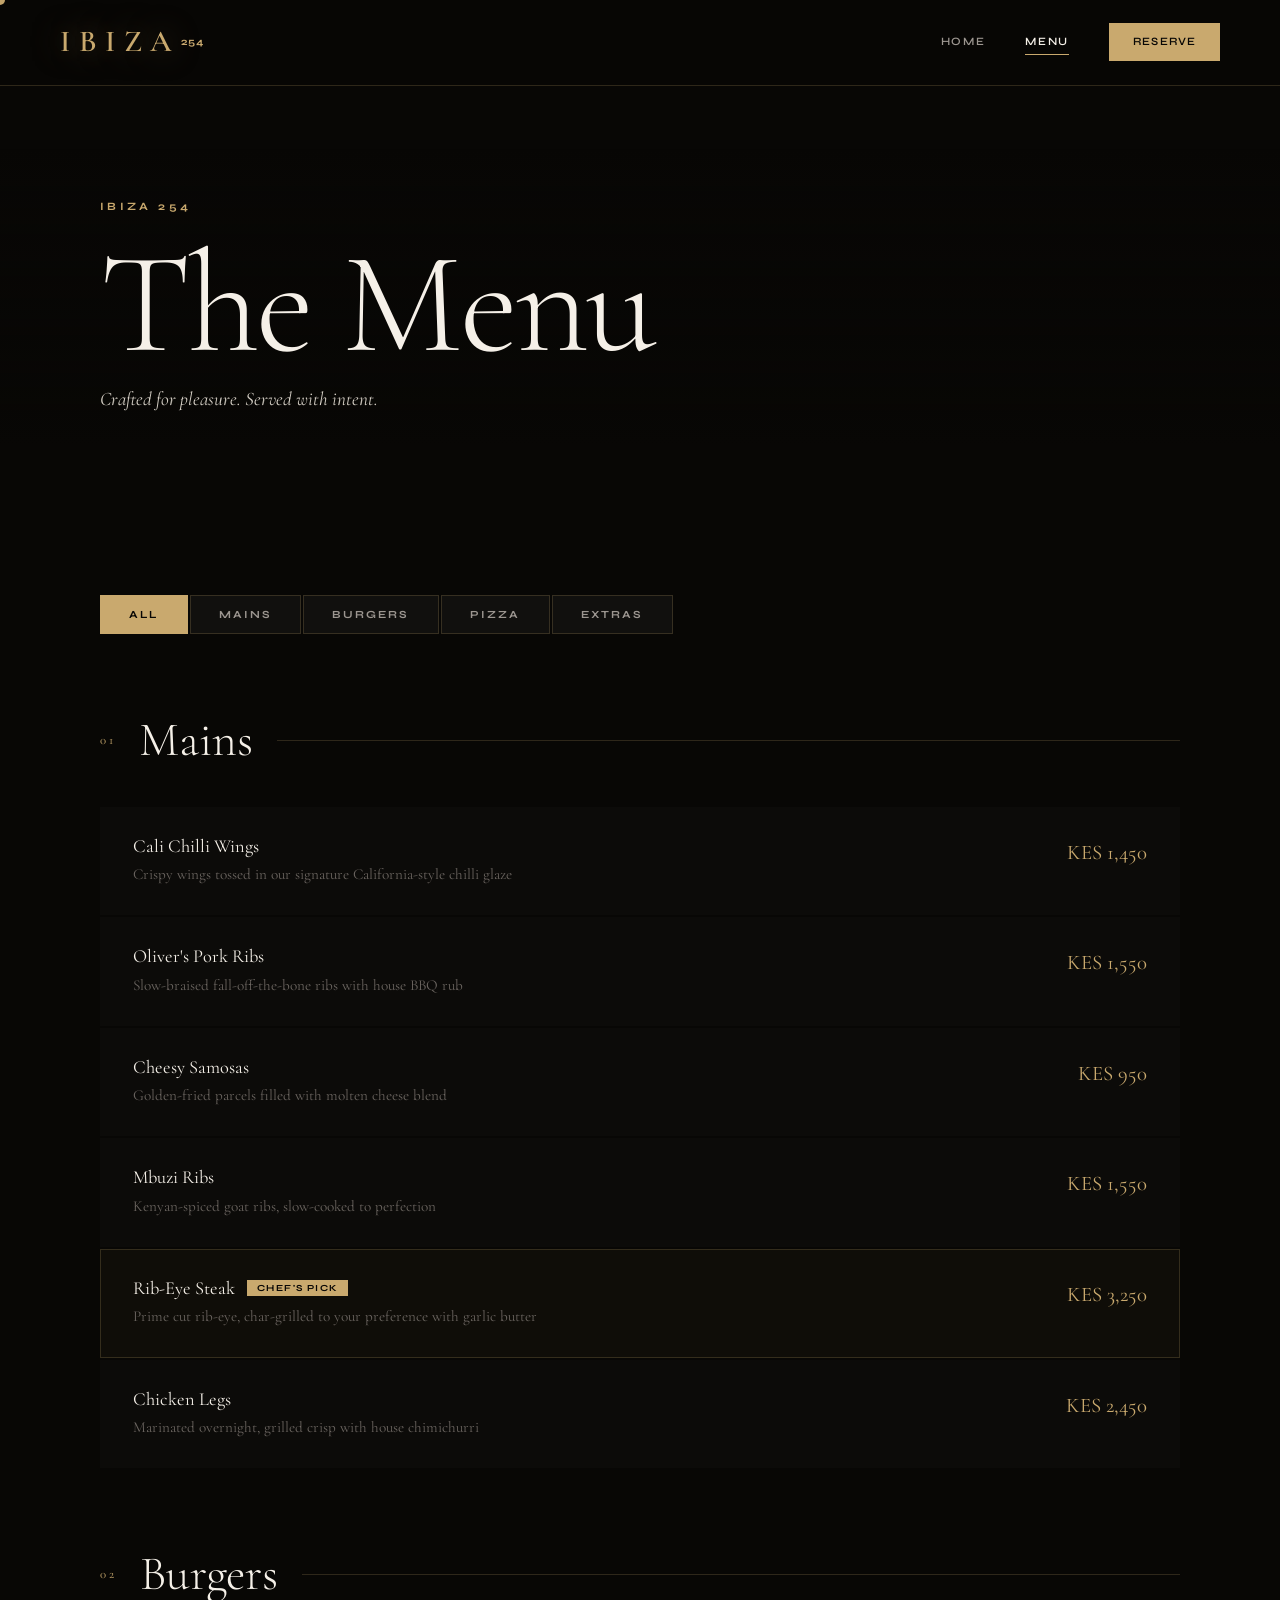
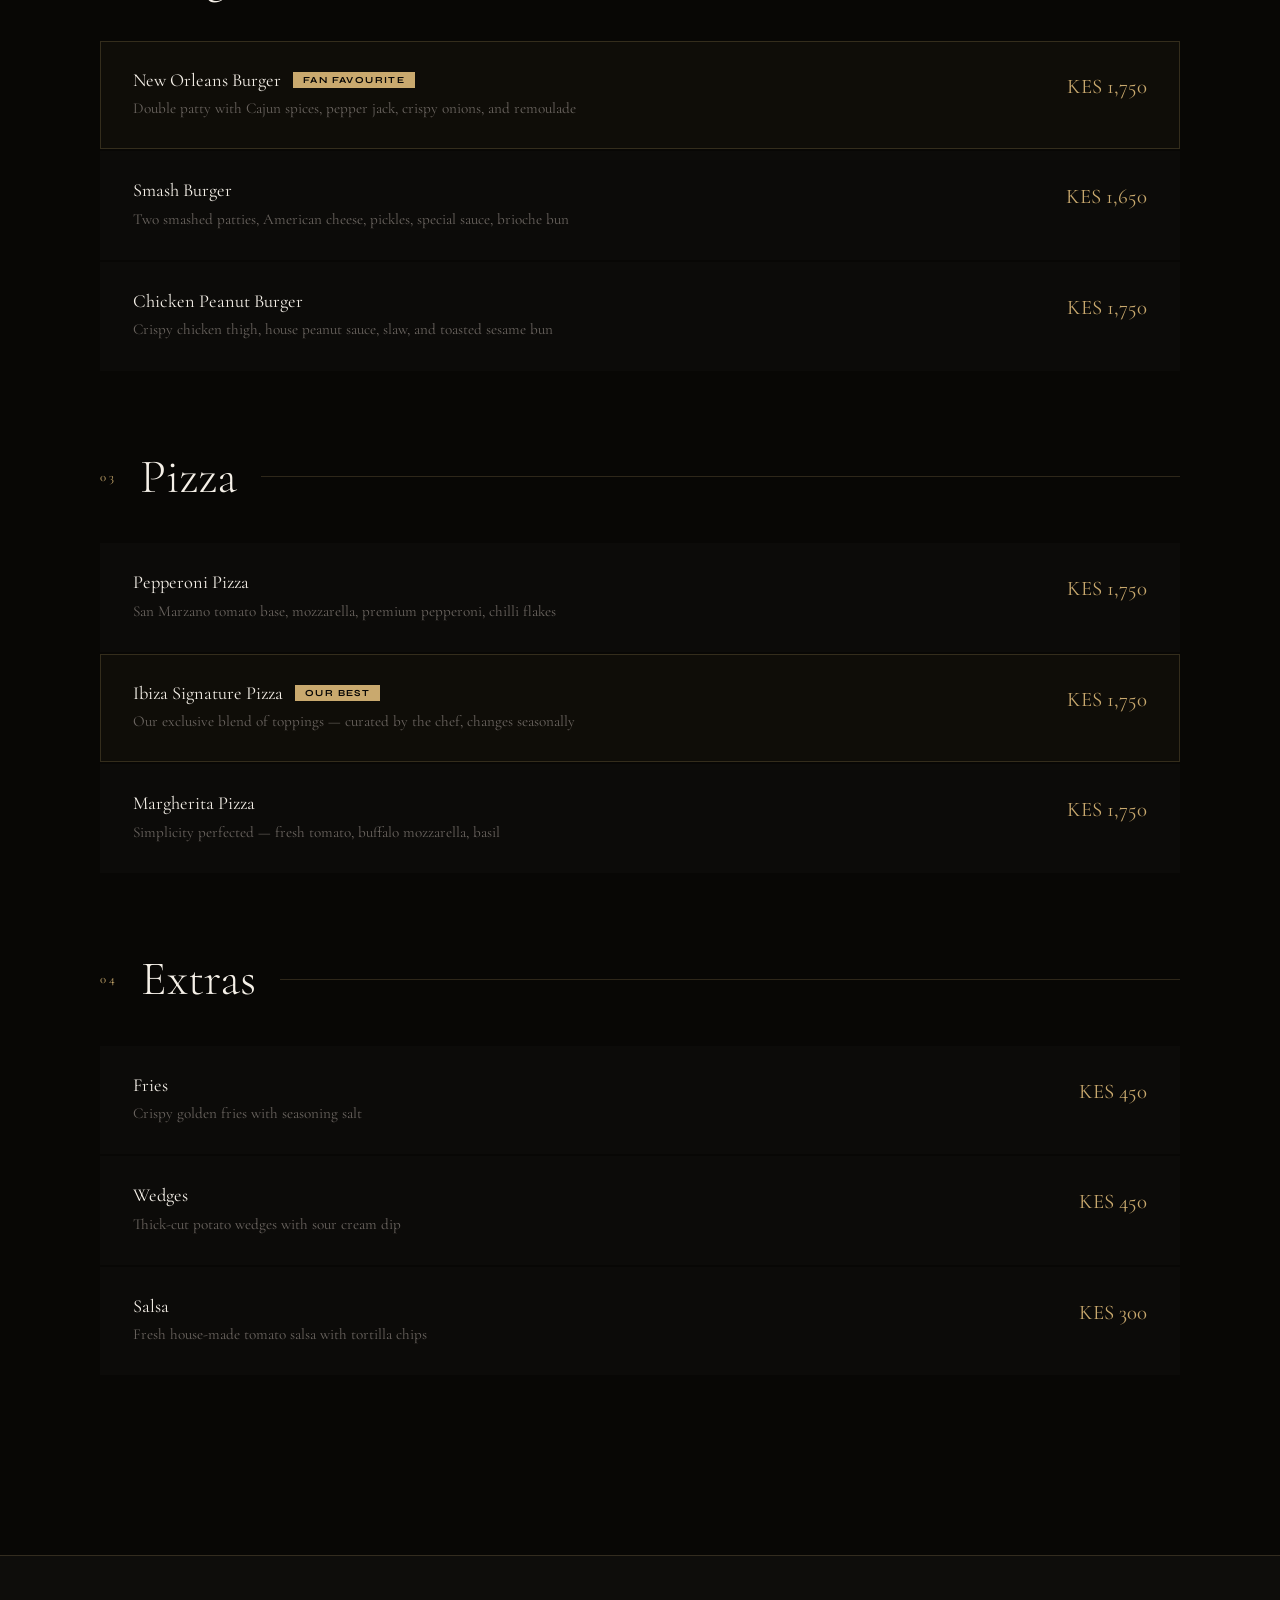
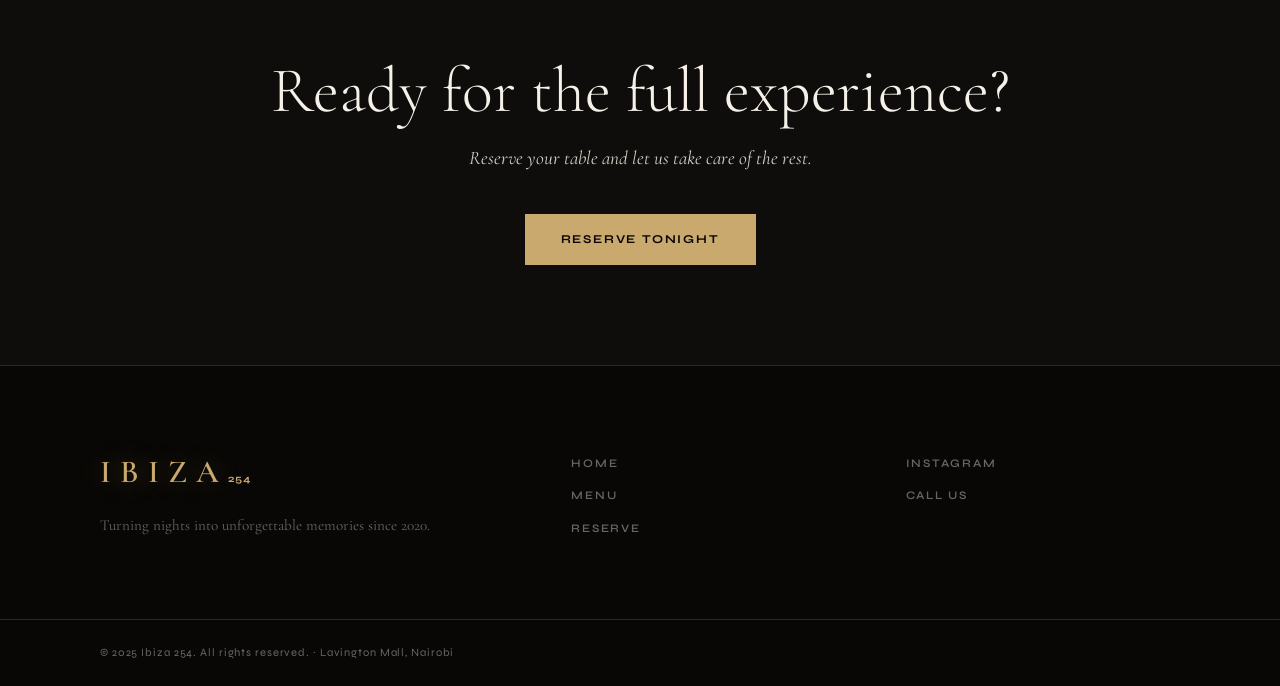
<file: menu.html>
<!DOCTYPE html>
<html lang="en">
<head>
  <meta charset="UTF-8">
  <meta name="viewport" content="width=device-width, initial-scale=1.0">
  <title>Menu — Ibiza 254</title>
  <meta name="description" content="Explore the full menu at Ibiza 254 — burgers, steaks, cocktails, pizza and more at Lavington Mall, Nairobi.">
  <link rel="preconnect" href="https://fonts.googleapis.com">
  <link rel="preconnect" href="https://fonts.gstatic.com" crossorigin>
  <link href="https://fonts.googleapis.com/css2?family=Cormorant+Garamond:ital,wght@0,300;0,400;0,600;1,300;1,400&family=Syne:wght@400;600;700;800&display=swap" rel="stylesheet">
  <link rel="stylesheet" href="style.css">
</head>
<body class="menu-body">

  <div class="cursor" id="cursor"></div>
  <div class="cursor-trail" id="cursorTrail"></div>

  <!-- NAV -->
  <header class="nav" id="nav">
    <a href="index.html" class="logo">
      <span class="logo-main">IBIZA</span>
      <span class="logo-sub">254</span>
    </a>
    <nav class="nav-links">
      <a href="index.html" class="nav-link">Home</a>
      <a href="menu.html" class="nav-link active">Menu</a>
      <a href="index.html#contact" class="nav-link nav-cta">Reserve</a>
    </nav>
    <button class="hamburger" id="hamburger" aria-label="Toggle menu">
      <span></span><span></span><span></span>
    </button>
  </header>

  <div class="mobile-menu" id="mobileMenu">
    <a href="index.html" class="mob-link">Home</a>
    <a href="menu.html" class="mob-link">Menu</a>
    <a href="index.html#contact" class="mob-link">Reserve</a>
  </div>

  <!-- MENU HERO -->
  <section class="menu-hero">
    <div class="menu-hero-bg" style="background-image:url('https://images.unsplash.com/photo-1414235077428-338989a2e8c0?w=1600&q=80')"></div>
    <div class="menu-hero-overlay"></div>
    <div class="menu-hero-content">
      <p class="section-label light-label">Ibiza 254</p>
      <h1>The Menu</h1>
      <p class="menu-hero-sub">Crafted for pleasure. Served with intent.</p>
    </div>
  </section>

  <!-- MENU BODY -->
  <section class="menu-section">

    <!-- FILTER TABS -->
    <div class="menu-tabs">
      <button class="tab active" data-filter="all">All</button>
      <button class="tab" data-filter="mains">Mains</button>
      <button class="tab" data-filter="burgers">Burgers</button>
      <button class="tab" data-filter="pizza">Pizza</button>
      <button class="tab" data-filter="extras">Extras</button>
    </div>

    <!-- MAINS -->
    <div class="menu-category" data-cat="mains">
      <div class="cat-header">
        <span class="cat-num">01</span>
        <h2>Mains</h2>
        <div class="cat-line"></div>
      </div>
      <div class="menu-items">
        <div class="menu-item" data-cat="mains">
          <div class="item-info">
            <h3>Cali Chilli Wings</h3>
            <p>Crispy wings tossed in our signature California-style chilli glaze</p>
          </div>
          <span class="item-price">KES 1,450</span>
        </div>
        <div class="menu-item" data-cat="mains">
          <div class="item-info">
            <h3>Oliver's Pork Ribs</h3>
            <p>Slow-braised fall-off-the-bone ribs with house BBQ rub</p>
          </div>
          <span class="item-price">KES 1,550</span>
        </div>
        <div class="menu-item" data-cat="mains">
          <div class="item-info">
            <h3>Cheesy Samosas</h3>
            <p>Golden-fried parcels filled with molten cheese blend</p>
          </div>
          <span class="item-price">KES 950</span>
        </div>
        <div class="menu-item" data-cat="mains">
          <div class="item-info">
            <h3>Mbuzi Ribs</h3>
            <p>Kenyan-spiced goat ribs, slow-cooked to perfection</p>
          </div>
          <span class="item-price">KES 1,550</span>
        </div>
        <div class="menu-item featured" data-cat="mains">
          <div class="item-info">
            <h3>Rib-Eye Steak <span class="badge-chef">Chef's Pick</span></h3>
            <p>Prime cut rib-eye, char-grilled to your preference with garlic butter</p>
          </div>
          <span class="item-price">KES 3,250</span>
        </div>
        <div class="menu-item" data-cat="mains">
          <div class="item-info">
            <h3>Chicken Legs</h3>
            <p>Marinated overnight, grilled crisp with house chimichurri</p>
          </div>
          <span class="item-price">KES 2,450</span>
        </div>
      </div>
    </div>

    <!-- BURGERS -->
    <div class="menu-category" data-cat="burgers">
      <div class="cat-header">
        <span class="cat-num">02</span>
        <h2>Burgers</h2>
        <div class="cat-line"></div>
      </div>
      <div class="menu-items">
        <div class="menu-item featured" data-cat="burgers">
          <div class="item-info">
            <h3>New Orleans Burger <span class="badge-chef">Fan Favourite</span></h3>
            <p>Double patty with Cajun spices, pepper jack, crispy onions, and remoulade</p>
          </div>
          <span class="item-price">KES 1,750</span>
        </div>
        <div class="menu-item" data-cat="burgers">
          <div class="item-info">
            <h3>Smash Burger</h3>
            <p>Two smashed patties, American cheese, pickles, special sauce, brioche bun</p>
          </div>
          <span class="item-price">KES 1,650</span>
        </div>
        <div class="menu-item" data-cat="burgers">
          <div class="item-info">
            <h3>Chicken Peanut Burger</h3>
            <p>Crispy chicken thigh, house peanut sauce, slaw, and toasted sesame bun</p>
          </div>
          <span class="item-price">KES 1,750</span>
        </div>
      </div>
    </div>

    <!-- PIZZA -->
    <div class="menu-category" data-cat="pizza">
      <div class="cat-header">
        <span class="cat-num">03</span>
        <h2>Pizza</h2>
        <div class="cat-line"></div>
      </div>
      <div class="menu-items">
        <div class="menu-item" data-cat="pizza">
          <div class="item-info">
            <h3>Pepperoni Pizza</h3>
            <p>San Marzano tomato base, mozzarella, premium pepperoni, chilli flakes</p>
          </div>
          <span class="item-price">KES 1,750</span>
        </div>
        <div class="menu-item featured" data-cat="pizza">
          <div class="item-info">
            <h3>Ibiza Signature Pizza <span class="badge-chef">Our Best</span></h3>
            <p>Our exclusive blend of toppings — curated by the chef, changes seasonally</p>
          </div>
          <span class="item-price">KES 1,750</span>
        </div>
        <div class="menu-item" data-cat="pizza">
          <div class="item-info">
            <h3>Margherita Pizza</h3>
            <p>Simplicity perfected — fresh tomato, buffalo mozzarella, basil</p>
          </div>
          <span class="item-price">KES 1,750</span>
        </div>
      </div>
    </div>

    <!-- EXTRAS -->
    <div class="menu-category" data-cat="extras">
      <div class="cat-header">
        <span class="cat-num">04</span>
        <h2>Extras</h2>
        <div class="cat-line"></div>
      </div>
      <div class="menu-items">
        <div class="menu-item" data-cat="extras">
          <div class="item-info">
            <h3>Fries</h3>
            <p>Crispy golden fries with seasoning salt</p>
          </div>
          <span class="item-price">KES 450</span>
        </div>
        <div class="menu-item" data-cat="extras">
          <div class="item-info">
            <h3>Wedges</h3>
            <p>Thick-cut potato wedges with sour cream dip</p>
          </div>
          <span class="item-price">KES 450</span>
        </div>
        <div class="menu-item" data-cat="extras">
          <div class="item-info">
            <h3>Salsa</h3>
            <p>Fresh house-made tomato salsa with tortilla chips</p>
          </div>
          <span class="item-price">KES 300</span>
        </div>
      </div>
    </div>

  </section>

  <!-- CTA -->
  <section class="menu-cta">
    <h2>Ready for the full experience?</h2>
    <p>Reserve your table and let us take care of the rest.</p>
    <a href="index.html#contact" class="btn-primary">Reserve Tonight</a>
  </section>

  <!-- FOOTER -->
  <footer class="footer">
    <div class="footer-top">
      <div class="footer-brand">
        <span class="logo-main">IBIZA</span><span class="logo-sub">254</span>
        <p>Turning nights into unforgettable memories since 2020.</p>
      </div>
      <div class="footer-links">
        <a href="index.html">Home</a>
        <a href="menu.html">Menu</a>
        <a href="index.html#contact">Reserve</a>
      </div>
      <div class="footer-social">
        <a href="https://www.instagram.com/ibiza_254/" target="_blank" rel="noopener" class="social-link">Instagram</a>
        <a href="tel:+254728466007" class="social-link">Call Us</a>
      </div>
    </div>
    <div class="footer-bottom">
      <p>© 2025 Ibiza 254. All rights reserved. · Lavington Mall, Nairobi</p>
    </div>
  </footer>

  <script src="script.js"></script>
</body>
</html>
</file>
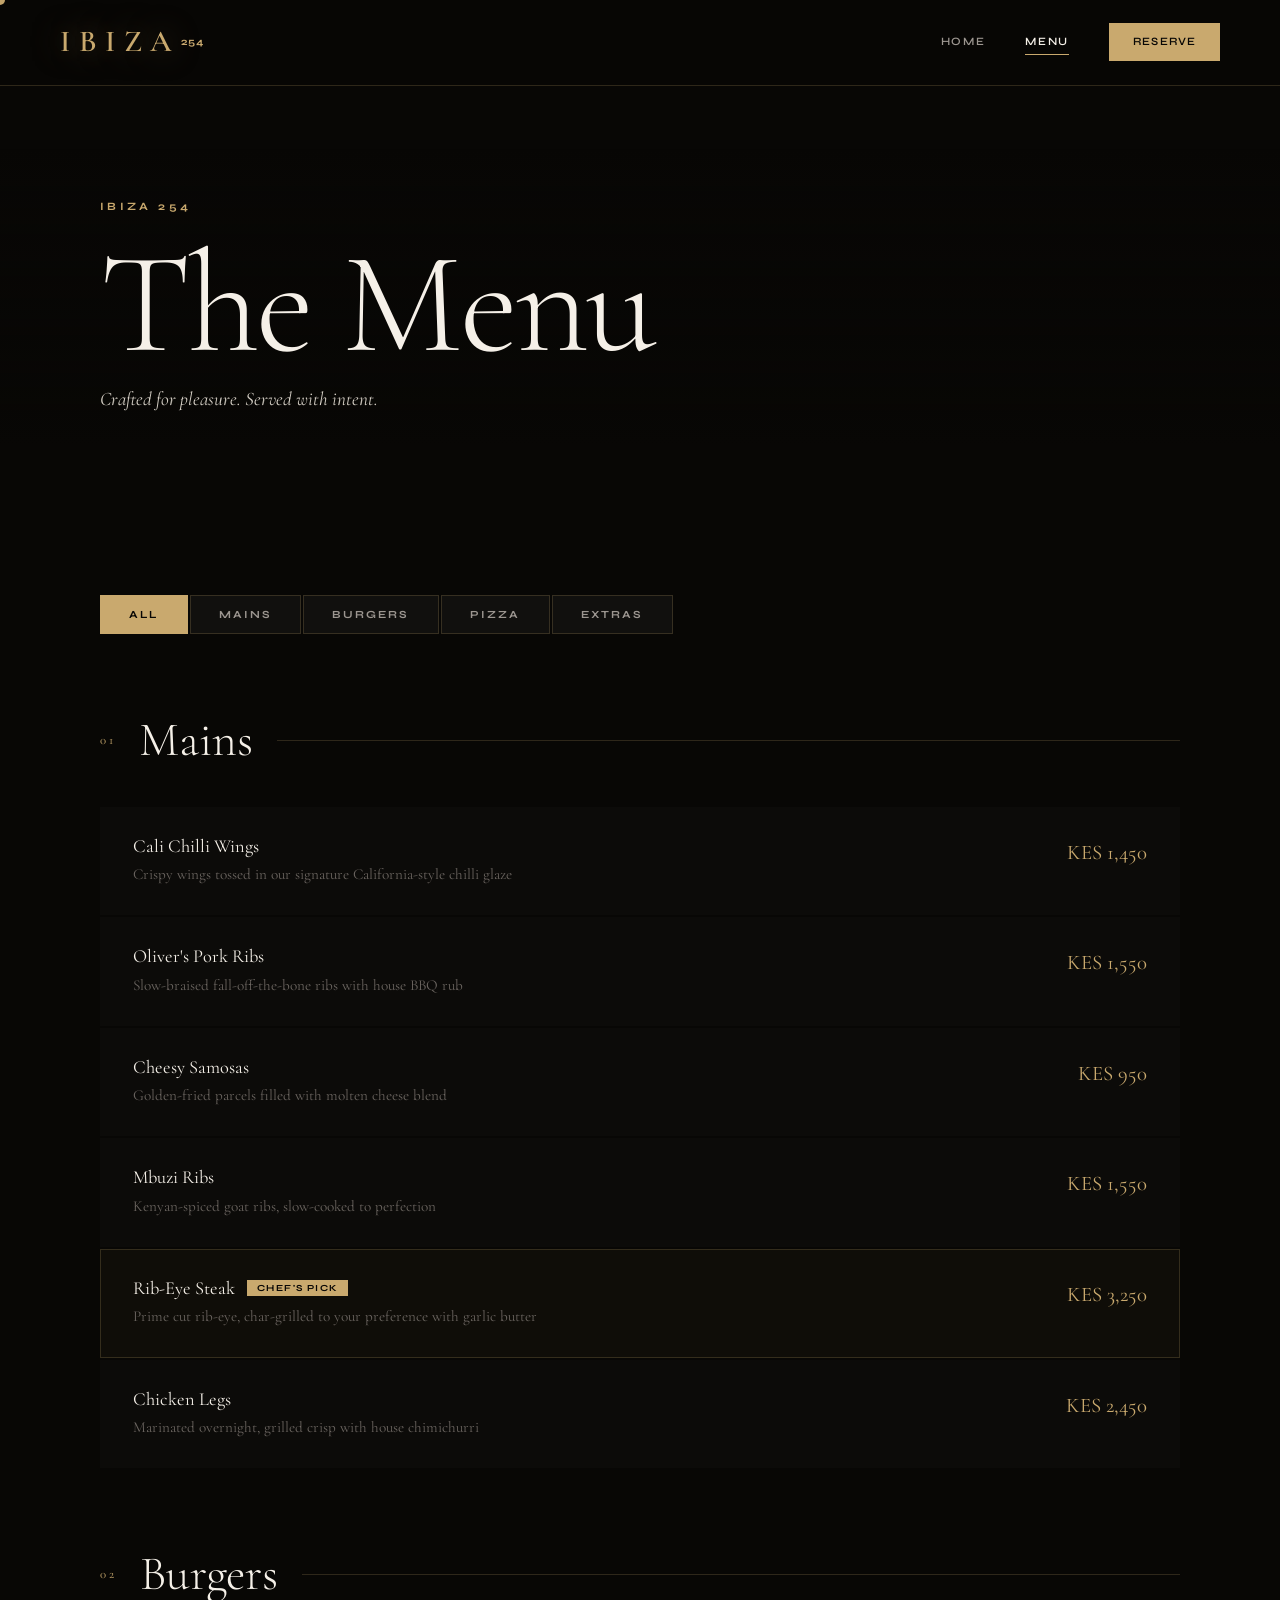
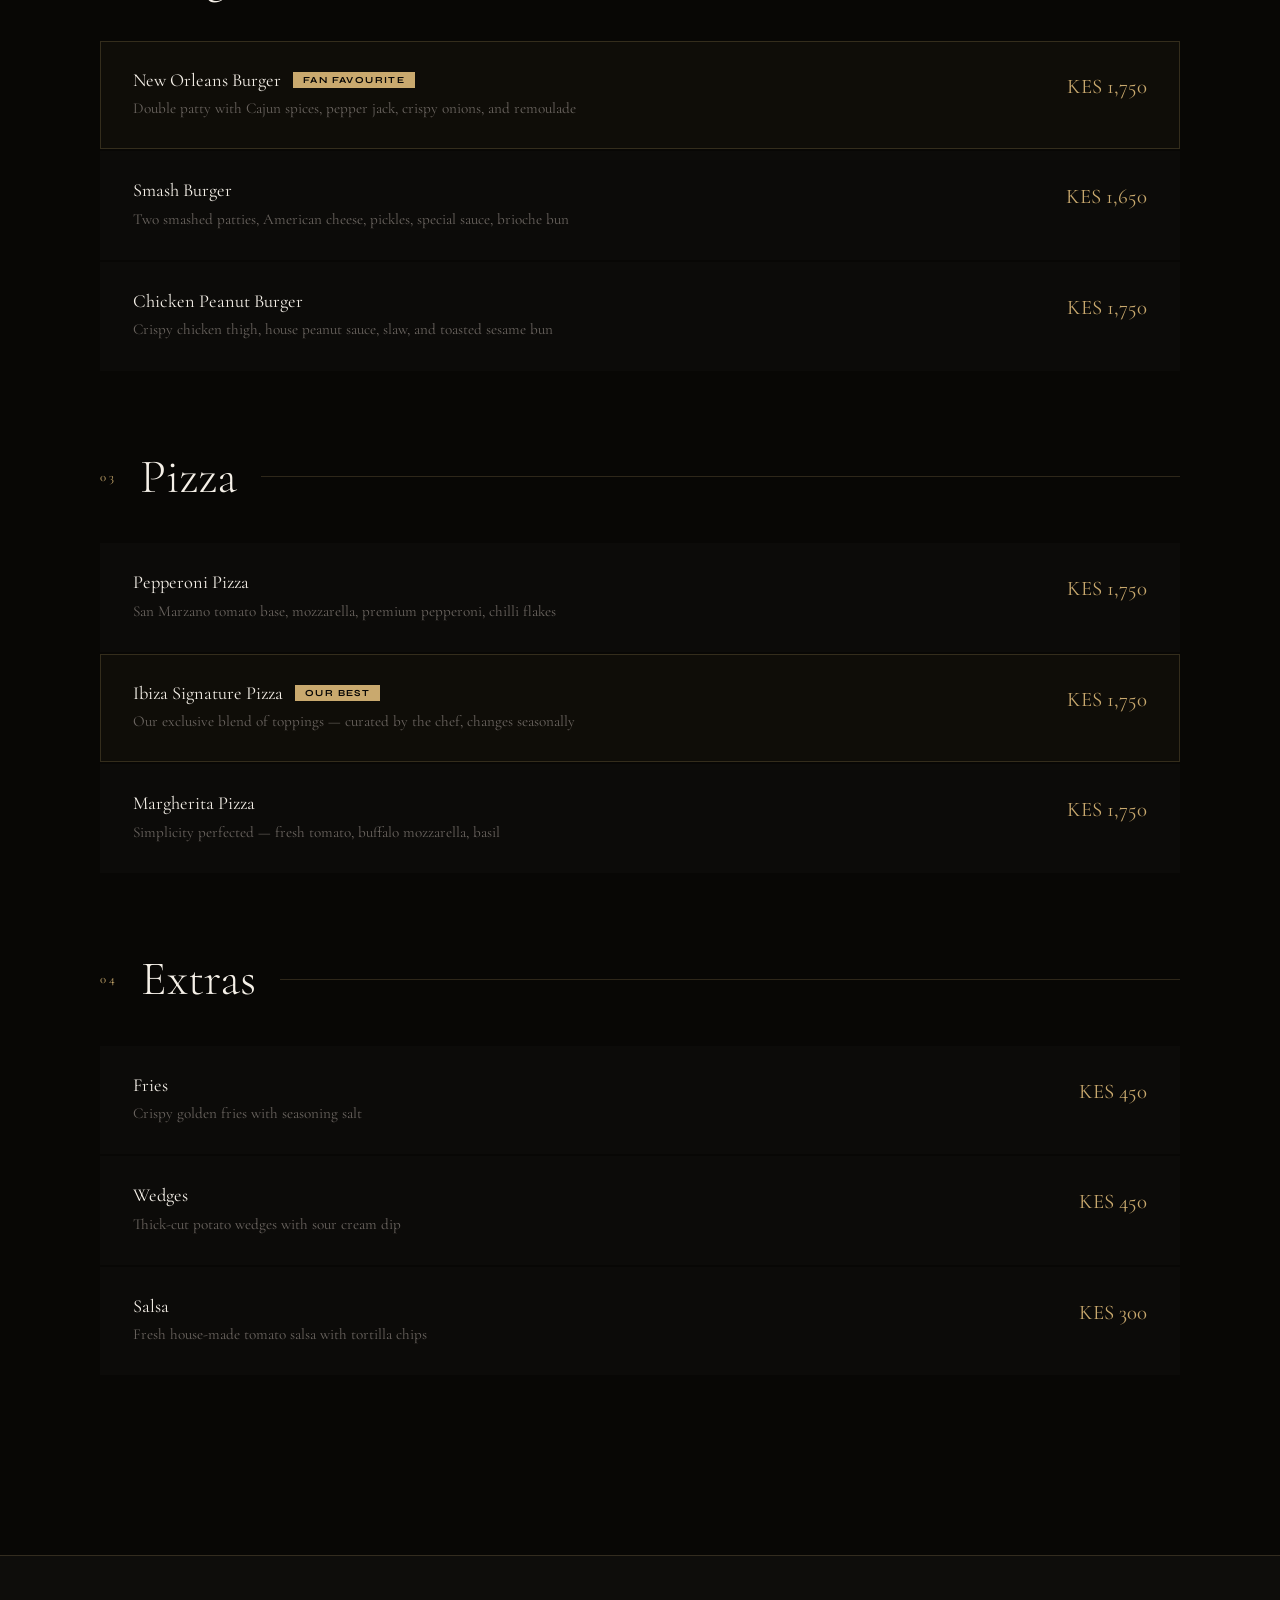
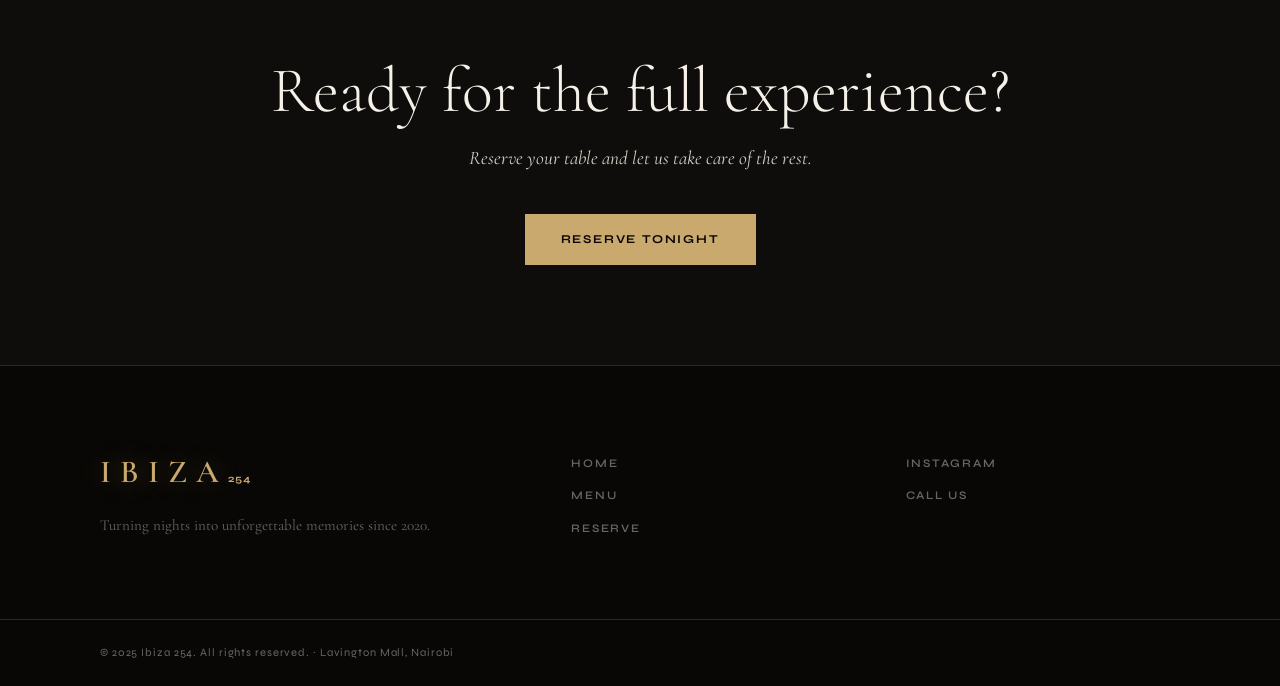
<file: Ibiza/menu.html>
<!DOCTYPE html>
<html lang="en">
<head>
  <meta charset="UTF-8">
  <meta name="viewport" content="width=device-width, initial-scale=1.0">
  <title>Menu — Ibiza 254</title>
  <meta name="description" content="Explore the full menu at Ibiza 254 — burgers, steaks, cocktails, pizza and more at Lavington Mall, Nairobi.">
  <link rel="preconnect" href="https://fonts.googleapis.com">
  <link rel="preconnect" href="https://fonts.gstatic.com" crossorigin>
  <link href="https://fonts.googleapis.com/css2?family=Cormorant+Garamond:ital,wght@0,300;0,400;0,600;1,300;1,400&family=Syne:wght@400;600;700;800&display=swap" rel="stylesheet">
  <link rel="stylesheet" href="style.css">
</head>
<body class="menu-body">

  <div class="cursor" id="cursor"></div>
  <div class="cursor-trail" id="cursorTrail"></div>

  <!-- NAV -->
  <header class="nav" id="nav">
    <a href="index.html" class="logo">
      <span class="logo-main">IBIZA</span>
      <span class="logo-sub">254</span>
    </a>
    <nav class="nav-links">
      <a href="index.html" class="nav-link">Home</a>
      <a href="menu.html" class="nav-link active">Menu</a>
      <a href="index.html#contact" class="nav-link nav-cta">Reserve</a>
    </nav>
    <button class="hamburger" id="hamburger" aria-label="Toggle menu">
      <span></span><span></span><span></span>
    </button>
  </header>

  <div class="mobile-menu" id="mobileMenu">
    <a href="index.html" class="mob-link">Home</a>
    <a href="menu.html" class="mob-link">Menu</a>
    <a href="index.html#contact" class="mob-link">Reserve</a>
  </div>

  <!-- MENU HERO -->
  <section class="menu-hero">
    <div class="menu-hero-bg" style="background-image:url('https://images.unsplash.com/photo-1414235077428-338989a2e8c0?w=1600&q=80')"></div>
    <div class="menu-hero-overlay"></div>
    <div class="menu-hero-content">
      <p class="section-label light-label">Ibiza 254</p>
      <h1>The Menu</h1>
      <p class="menu-hero-sub">Crafted for pleasure. Served with intent.</p>
    </div>
  </section>

  <!-- MENU BODY -->
  <section class="menu-section">

    <!-- FILTER TABS -->
    <div class="menu-tabs">
      <button class="tab active" data-filter="all">All</button>
      <button class="tab" data-filter="mains">Mains</button>
      <button class="tab" data-filter="burgers">Burgers</button>
      <button class="tab" data-filter="pizza">Pizza</button>
      <button class="tab" data-filter="extras">Extras</button>
    </div>

    <!-- MAINS -->
    <div class="menu-category" data-cat="mains">
      <div class="cat-header">
        <span class="cat-num">01</span>
        <h2>Mains</h2>
        <div class="cat-line"></div>
      </div>
      <div class="menu-items">
        <div class="menu-item" data-cat="mains">
          <div class="item-info">
            <h3>Cali Chilli Wings</h3>
            <p>Crispy wings tossed in our signature California-style chilli glaze</p>
          </div>
          <span class="item-price">KES 1,450</span>
        </div>
        <div class="menu-item" data-cat="mains">
          <div class="item-info">
            <h3>Oliver's Pork Ribs</h3>
            <p>Slow-braised fall-off-the-bone ribs with house BBQ rub</p>
          </div>
          <span class="item-price">KES 1,550</span>
        </div>
        <div class="menu-item" data-cat="mains">
          <div class="item-info">
            <h3>Cheesy Samosas</h3>
            <p>Golden-fried parcels filled with molten cheese blend</p>
          </div>
          <span class="item-price">KES 950</span>
        </div>
        <div class="menu-item" data-cat="mains">
          <div class="item-info">
            <h3>Mbuzi Ribs</h3>
            <p>Kenyan-spiced goat ribs, slow-cooked to perfection</p>
          </div>
          <span class="item-price">KES 1,550</span>
        </div>
        <div class="menu-item featured" data-cat="mains">
          <div class="item-info">
            <h3>Rib-Eye Steak <span class="badge-chef">Chef's Pick</span></h3>
            <p>Prime cut rib-eye, char-grilled to your preference with garlic butter</p>
          </div>
          <span class="item-price">KES 3,250</span>
        </div>
        <div class="menu-item" data-cat="mains">
          <div class="item-info">
            <h3>Chicken Legs</h3>
            <p>Marinated overnight, grilled crisp with house chimichurri</p>
          </div>
          <span class="item-price">KES 2,450</span>
        </div>
      </div>
    </div>

    <!-- BURGERS -->
    <div class="menu-category" data-cat="burgers">
      <div class="cat-header">
        <span class="cat-num">02</span>
        <h2>Burgers</h2>
        <div class="cat-line"></div>
      </div>
      <div class="menu-items">
        <div class="menu-item featured" data-cat="burgers">
          <div class="item-info">
            <h3>New Orleans Burger <span class="badge-chef">Fan Favourite</span></h3>
            <p>Double patty with Cajun spices, pepper jack, crispy onions, and remoulade</p>
          </div>
          <span class="item-price">KES 1,750</span>
        </div>
        <div class="menu-item" data-cat="burgers">
          <div class="item-info">
            <h3>Smash Burger</h3>
            <p>Two smashed patties, American cheese, pickles, special sauce, brioche bun</p>
          </div>
          <span class="item-price">KES 1,650</span>
        </div>
        <div class="menu-item" data-cat="burgers">
          <div class="item-info">
            <h3>Chicken Peanut Burger</h3>
            <p>Crispy chicken thigh, house peanut sauce, slaw, and toasted sesame bun</p>
          </div>
          <span class="item-price">KES 1,750</span>
        </div>
      </div>
    </div>

    <!-- PIZZA -->
    <div class="menu-category" data-cat="pizza">
      <div class="cat-header">
        <span class="cat-num">03</span>
        <h2>Pizza</h2>
        <div class="cat-line"></div>
      </div>
      <div class="menu-items">
        <div class="menu-item" data-cat="pizza">
          <div class="item-info">
            <h3>Pepperoni Pizza</h3>
            <p>San Marzano tomato base, mozzarella, premium pepperoni, chilli flakes</p>
          </div>
          <span class="item-price">KES 1,750</span>
        </div>
        <div class="menu-item featured" data-cat="pizza">
          <div class="item-info">
            <h3>Ibiza Signature Pizza <span class="badge-chef">Our Best</span></h3>
            <p>Our exclusive blend of toppings — curated by the chef, changes seasonally</p>
          </div>
          <span class="item-price">KES 1,750</span>
        </div>
        <div class="menu-item" data-cat="pizza">
          <div class="item-info">
            <h3>Margherita Pizza</h3>
            <p>Simplicity perfected — fresh tomato, buffalo mozzarella, basil</p>
          </div>
          <span class="item-price">KES 1,750</span>
        </div>
      </div>
    </div>

    <!-- EXTRAS -->
    <div class="menu-category" data-cat="extras">
      <div class="cat-header">
        <span class="cat-num">04</span>
        <h2>Extras</h2>
        <div class="cat-line"></div>
      </div>
      <div class="menu-items">
        <div class="menu-item" data-cat="extras">
          <div class="item-info">
            <h3>Fries</h3>
            <p>Crispy golden fries with seasoning salt</p>
          </div>
          <span class="item-price">KES 450</span>
        </div>
        <div class="menu-item" data-cat="extras">
          <div class="item-info">
            <h3>Wedges</h3>
            <p>Thick-cut potato wedges with sour cream dip</p>
          </div>
          <span class="item-price">KES 450</span>
        </div>
        <div class="menu-item" data-cat="extras">
          <div class="item-info">
            <h3>Salsa</h3>
            <p>Fresh house-made tomato salsa with tortilla chips</p>
          </div>
          <span class="item-price">KES 300</span>
        </div>
      </div>
    </div>

  </section>

  <!-- CTA -->
  <section class="menu-cta">
    <h2>Ready for the full experience?</h2>
    <p>Reserve your table and let us take care of the rest.</p>
    <a href="index.html#contact" class="btn-primary">Reserve Tonight</a>
  </section>

  <!-- FOOTER -->
  <footer class="footer">
    <div class="footer-top">
      <div class="footer-brand">
        <span class="logo-main">IBIZA</span><span class="logo-sub">254</span>
        <p>Turning nights into unforgettable memories since 2020.</p>
      </div>
      <div class="footer-links">
        <a href="index.html">Home</a>
        <a href="menu.html">Menu</a>
        <a href="index.html#contact">Reserve</a>
      </div>
      <div class="footer-social">
        <a href="https://www.instagram.com/ibiza_254/" target="_blank" rel="noopener" class="social-link">Instagram</a>
        <a href="tel:+254728466007" class="social-link">Call Us</a>
      </div>
    </div>
    <div class="footer-bottom">
      <p>© 2025 Ibiza 254. All rights reserved. · Lavington Mall, Nairobi</p>
    </div>
  </footer>

  <script src="script.js"></script>
</body>
</html>
</file>
<file: style.css>
/* ============================================
   IBIZA 254 — Premium Stylesheet
   Aesthetic: Dark Luxury · Refined Editorial
   Fonts: Cormorant Garamond + Syne
   ============================================ */

/* ── RESET & BASE ── */
*, *::before, *::after {
  box-sizing: border-box;
  margin: 0;
  padding: 0;
}

:root {
  --gold: #c9a96e;
  --gold-light: #e8c99a;
  --gold-dim: rgba(201,169,110,0.15);
  --white: #f5f0e8;
  --off-white: #d4cec4;
  --black: #080705;
  --dark: #0e0d0b;
  --dark-2: #141210;
  --grey: #6b6560;
  --light-grey: #9c9690;
  --border: rgba(201,169,110,0.2);
  --font-display: 'Cormorant Garamond', serif;
  --font-ui: 'Syne', sans-serif;
  --ease: cubic-bezier(0.16, 1, 0.3, 1);
  --ease-out: cubic-bezier(0.22, 1, 0.36, 1);
}

html {
  scroll-behavior: smooth;
  font-size: 16px;
}

body {
  background: var(--black);
  color: var(--white);
  font-family: var(--font-ui);
  line-height: 1.6;
  overflow-x: hidden;
  cursor: none;
  opacity: 0;
  animation: fadeIn 0.8s var(--ease) 0.1s forwards;
}

@keyframes fadeIn {
  to { opacity: 1; }
}

a { text-decoration: none; color: inherit; }
img { display: block; max-width: 100%; }
button { cursor: none; font-family: var(--font-ui); }

/* ── CUSTOM CURSOR ── */
.cursor {
  position: fixed;
  width: 10px;
  height: 10px;
  background: var(--gold);
  border-radius: 50%;
  pointer-events: none;
  z-index: 9999;
  transform: translate(-50%, -50%);
  transition: transform 0.1s, width 0.3s var(--ease), height 0.3s var(--ease), opacity 0.3s;
  mix-blend-mode: difference;
}

.cursor-trail {
  position: fixed;
  width: 36px;
  height: 36px;
  border: 1px solid rgba(201,169,110,0.5);
  border-radius: 50%;
  pointer-events: none;
  z-index: 9998;
  transform: translate(-50%, -50%);
  transition: left 0.12s var(--ease), top 0.12s var(--ease), width 0.3s var(--ease), height 0.3s var(--ease), opacity 0.3s;
}

body:has(a:hover) .cursor,
body:has(button:hover) .cursor {
  width: 6px;
  height: 6px;
}
body:has(a:hover) .cursor-trail,
body:has(button:hover) .cursor-trail {
  width: 56px;
  height: 56px;
  border-color: var(--gold);
}

/* ── TYPOGRAPHY ── */
h1, h2, h3 {
  font-family: var(--font-display);
  font-weight: 300;
  line-height: 1.1;
}

h1 { font-size: clamp(3rem, 8vw, 7rem); }
h2 { font-size: clamp(2rem, 5vw, 4rem); }
h3 { font-size: clamp(1.2rem, 2.5vw, 1.8rem); font-weight: 400; }

em { font-style: italic; color: var(--gold); }

.section-label {
  font-family: var(--font-ui);
  font-size: 0.7rem;
  font-weight: 700;
  letter-spacing: 0.3em;
  text-transform: uppercase;
  color: var(--gold);
  margin-bottom: 16px;
  display: block;
}

.section-title {
  font-family: var(--font-display);
  font-weight: 300;
}

/* ── BUTTONS ── */
.btn-primary {
  display: inline-flex;
  align-items: center;
  gap: 8px;
  background: var(--gold);
  color: var(--black);
  font-family: var(--font-ui);
  font-size: 0.75rem;
  font-weight: 700;
  letter-spacing: 0.15em;
  text-transform: uppercase;
  padding: 16px 36px;
  border: none;
  border-radius: 0;
  cursor: none;
  position: relative;
  overflow: hidden;
  transition: color 0.3s, background 0.3s;
}

.btn-primary::after {
  content: '';
  position: absolute;
  inset: 0;
  background: var(--black);
  transform: translateY(101%);
  transition: transform 0.4s var(--ease);
}

.btn-primary:hover {
  color: var(--gold);
}

.btn-primary:hover::after {
  transform: translateY(0);
}

.btn-primary span {
  position: relative;
  z-index: 1;
}

.btn-ghost {
  display: inline-flex;
  align-items: center;
  font-family: var(--font-ui);
  font-size: 0.75rem;
  font-weight: 700;
  letter-spacing: 0.15em;
  text-transform: uppercase;
  padding: 15px 35px;
  border: 1px solid rgba(245,240,232,0.3);
  color: var(--white);
  cursor: none;
  transition: border-color 0.3s, color 0.3s;
}

.btn-ghost:hover {
  border-color: var(--gold);
  color: var(--gold);
}

.dark-ghost {
  border-color: var(--border);
  color: var(--off-white);
}

/* ── NAV ── */
.nav {
  position: fixed;
  top: 0;
  left: 0;
  right: 0;
  z-index: 100;
  padding: 18px 60px;
  display: flex;
  align-items: center;
  justify-content: space-between;
  background: rgba(8,7,5,0.96);
  backdrop-filter: blur(28px);
  -webkit-backdrop-filter: blur(28px);
  border-bottom: 1px solid var(--border);
  transition: padding 0.4s var(--ease), background 0.4s;
}

.nav.scrolled {
  padding: 14px 60px;
  background: rgba(8,7,5,1);
  border-bottom: 1px solid rgba(201,169,110,0.35);
}

.logo {
  display: flex;
  align-items: center;
  gap: 0;
  position: relative;
}

.logo-main {
  font-family: var(--font-display);
  font-size: 1.9rem;
  font-weight: 600;
  letter-spacing: 0.28em;
  color: var(--gold);
  text-shadow:
    0 0 30px rgba(201,169,110,0.5),
    0 0 60px rgba(201,169,110,0.2);
  transition: text-shadow 0.4s, letter-spacing 0.4s;
}

.logo:hover .logo-main {
  text-shadow:
    0 0 40px rgba(201,169,110,0.8),
    0 0 80px rgba(201,169,110,0.4);
  letter-spacing: 0.34em;
}

.logo-sub {
  font-family: var(--font-ui);
  font-size: 0.65rem;
  font-weight: 700;
  color: var(--gold);
  letter-spacing: 0.1em;
}

.nav-links {
  display: flex;
  align-items: center;
  gap: 40px;
}

.nav-link {
  font-size: 0.7rem;
  font-weight: 600;
  letter-spacing: 0.15em;
  text-transform: uppercase;
  color: var(--light-grey);
  transition: color 0.3s;
  position: relative;
}

.nav-link::after {
  content: '';
  position: absolute;
  bottom: -4px;
  left: 0;
  width: 0;
  height: 1px;
  background: var(--gold);
  transition: width 0.3s var(--ease);
}

.nav-link:hover,
.nav-link.active {
  color: var(--white);
}

.nav-link:hover::after,
.nav-link.active::after {
  width: 100%;
}

.nav-cta {
  background: var(--gold);
  color: var(--black) !important;
  padding: 10px 24px;
  letter-spacing: 0.1em;
}

.nav-cta::after { display: none; }

.nav-cta:hover {
  background: var(--gold-light);
  color: var(--black) !important;
}

.hamburger {
  display: none;
  flex-direction: column;
  gap: 5px;
  background: none;
  border: none;
  padding: 4px;
  cursor: none;
}

.hamburger span {
  display: block;
  width: 24px;
  height: 1px;
  background: var(--white);
  transition: transform 0.3s var(--ease), opacity 0.3s;
}

.hamburger.open span:nth-child(1) { transform: translateY(6px) rotate(45deg); }
.hamburger.open span:nth-child(2) { opacity: 0; }
.hamburger.open span:nth-child(3) { transform: translateY(-6px) rotate(-45deg); }

/* MOBILE MENU */
.mobile-menu {
  position: fixed;
  inset: 0;
  background: var(--black);
  z-index: 99;
  display: flex;
  flex-direction: column;
  justify-content: center;
  align-items: center;
  gap: 40px;
  opacity: 0;
  pointer-events: none;
  transition: opacity 0.4s var(--ease);
}

.mobile-menu.open {
  opacity: 1;
  pointer-events: all;
}

.mob-link {
  font-family: var(--font-display);
  font-size: 2.5rem;
  font-weight: 300;
  color: var(--white);
  letter-spacing: 0.05em;
  transition: color 0.3s;
}

.mob-link:hover { color: var(--gold); }

/* ── HERO ── */
.hero {
  position: relative;
  height: 100vh;
  min-height: 700px;
  display: flex;
  align-items: center;
  justify-content: center;
  overflow: hidden;
}

.hero-video {
  position: absolute;
  inset: 0;
  width: 100%;
  height: 100%;
  object-fit: cover;
  object-position: center;
}

.hero-overlay {
  position: absolute;
  inset: 0;
  background: linear-gradient(
    to bottom,
    rgba(8,7,5,0.3) 0%,
    rgba(8,7,5,0.4) 40%,
    rgba(8,7,5,0.85) 100%
  );
}

.hero-grain {
  position: absolute;
  inset: 0;
  opacity: 0.04;
  background-image: url("data:image/svg+xml,%3Csvg viewBox='0 0 256 256' xmlns='http://www.w3.org/2000/svg'%3E%3Cfilter id='noise'%3E%3CfeTurbulence type='fractalNoise' baseFrequency='0.9' numOctaves='4' stitchTiles='stitch'/%3E%3C/filter%3E%3Crect width='100%25' height='100%25' filter='url(%23noise)'/%3E%3C/svg%3E");
  background-repeat: repeat;
  background-size: 200px;
  pointer-events: none;
}

.hero-content {
  position: relative;
  z-index: 2;
  text-align: center;
  padding: 0 20px;
  max-width: 900px;
}

.hero-eyebrow {
  font-family: var(--font-ui);
  font-size: 0.7rem;
  font-weight: 700;
  letter-spacing: 0.4em;
  text-transform: uppercase;
  color: var(--gold);
  margin-bottom: 24px;
  opacity: 0;
  animation: slideUp 0.8s var(--ease) 0.3s forwards;
}

.hero-title {
  display: flex;
  flex-direction: column;
  font-size: clamp(3.5rem, 10vw, 8rem);
  font-weight: 300;
  letter-spacing: -0.01em;
  margin-bottom: 24px;
}

.hero-title .line {
  opacity: 0;
  transform: translateY(30px);
  animation: slideUp 0.9s var(--ease) forwards;
}

.hero-title .line:nth-child(1) { animation-delay: 0.4s; }
.hero-title .line:nth-child(2) { animation-delay: 0.55s; }

.hero-title .italic {
  font-style: italic;
  color: var(--gold);
}

.hero-sub {
  font-size: 0.8rem;
  font-weight: 400;
  letter-spacing: 0.25em;
  text-transform: uppercase;
  color: var(--off-white);
  margin-bottom: 48px;
  opacity: 0;
  animation: slideUp 0.8s var(--ease) 0.7s forwards;
}

.hero-actions {
  display: flex;
  gap: 16px;
  justify-content: center;
  opacity: 0;
  animation: slideUp 0.8s var(--ease) 0.85s forwards;
}

@keyframes slideUp {
  from { opacity: 0; transform: translateY(30px); }
  to   { opacity: 1; transform: translateY(0); }
}

.hero-scroll {
  position: absolute;
  bottom: 40px;
  left: 60px;
  z-index: 2;
  display: flex;
  align-items: center;
  gap: 16px;
  opacity: 0;
  animation: fadeIn 1s var(--ease) 1.2s forwards;
}

.hero-scroll span {
  font-size: 0.65rem;
  letter-spacing: 0.3em;
  text-transform: uppercase;
  color: var(--light-grey);
}

.scroll-line {
  width: 60px;
  height: 1px;
  background: var(--border);
  position: relative;
  overflow: hidden;
}

.scroll-line::after {
  content: '';
  position: absolute;
  left: -100%;
  top: 0;
  width: 100%;
  height: 100%;
  background: var(--gold);
  animation: scrollAnim 2s var(--ease) infinite 1.5s;
}

@keyframes scrollAnim {
  0%   { left: -100%; }
  50%  { left: 0; }
  100% { left: 100%; }
}

.hero-info {
  position: absolute;
  bottom: 40px;
  right: 60px;
  z-index: 2;
  display: flex;
  align-items: center;
  gap: 20px;
  opacity: 0;
  animation: fadeIn 1s var(--ease) 1.2s forwards;
}

.info-chip {
  font-size: 0.68rem;
  letter-spacing: 0.1em;
  color: var(--off-white);
}

.chip-icon { color: var(--gold); margin-right: 4px; }
.info-divider { width: 1px; height: 16px; background: var(--border); }

/* ── TICKER ── */
.ticker-wrap {
  background: var(--gold);
  overflow: hidden;
  padding: 14px 0;
}

.ticker {
  display: flex;
  gap: 40px;
  white-space: nowrap;
  animation: ticker 25s linear infinite;
  width: max-content;
}

.ticker span {
  font-family: var(--font-ui);
  font-size: 0.7rem;
  font-weight: 700;
  letter-spacing: 0.2em;
  text-transform: uppercase;
  color: var(--black);
}

.ticker .dot {
  font-size: 0.5rem;
}

@keyframes ticker {
  from { transform: translateX(0); }
  to   { transform: translateX(-50%); }
}

/* ── SECTIONS ── */
.section {
  padding: clamp(80px, 12vw, 140px) clamp(24px, 8vw, 100px);
}

.section-header {
  margin-bottom: 64px;
}

.section-header.light .section-label { color: rgba(201,169,110,0.8); }
.section-header.light .section-title { color: var(--white); }

/* ── EXPERIENCE ── */
.experience-section {
  background: var(--dark);
}

.exp-grid {
  display: grid;
  grid-template-columns: repeat(2, 1fr);
  gap: 2px;
}

.exp-card {
  overflow: hidden;
  position: relative;
  cursor: none;
}

.exp-card-inner {
  position: relative;
}

.exp-img {
  width: 100%;
  height: 360px;
  background-size: cover;
  background-position: center;
  transition: transform 0.7s var(--ease);
  filter: brightness(0.5) saturate(0.8);
}

.exp-card:hover .exp-img {
  transform: scale(1.05);
  filter: brightness(0.65) saturate(0.9);
}

.exp-body {
  position: absolute;
  inset: 0;
  padding: 40px;
  display: flex;
  flex-direction: column;
  justify-content: flex-end;
  background: linear-gradient(to top, rgba(8,7,5,0.9) 0%, transparent 60%);
}

.exp-num {
  font-family: var(--font-display);
  font-size: 0.9rem;
  color: var(--gold);
  letter-spacing: 0.2em;
  margin-bottom: 8px;
  display: block;
}

.exp-body h3 {
  font-size: 1.6rem;
  margin-bottom: 10px;
  color: var(--white);
}

.exp-body p {
  font-size: 0.85rem;
  color: var(--off-white);
  line-height: 1.7;
  max-width: 360px;
  opacity: 0;
  transform: translateY(10px);
  transition: opacity 0.4s var(--ease), transform 0.4s var(--ease);
}

.exp-card:hover .exp-body p {
  opacity: 1;
  transform: translateY(0);
}

.inline-link {
  color: var(--gold);
  font-size: 0.8rem;
  font-weight: 600;
  letter-spacing: 0.05em;
}

/* ── EVENTS ── */
.events-section {
  position: relative;
  padding: 0;
  overflow: hidden;
}

.events-bg {
  position: absolute;
  inset: 0;
  background:
    radial-gradient(ellipse 80% 60% at 20% 50%, rgba(201,169,110,0.07) 0%, transparent 70%),
    var(--dark-2);
}

.events-inner {
  position: relative;
  z-index: 1;
  padding: clamp(80px, 12vw, 140px) clamp(24px, 8vw, 100px);
}

.events-list {
  display: grid;
  grid-template-columns: repeat(auto-fill, minmax(280px, 1fr));
  gap: 2px;
  margin-bottom: 80px;
}

.event-card {
  background: rgba(201,169,110,0.04);
  border: 1px solid var(--border);
  padding: 36px 32px;
  transition: background 0.3s, border-color 0.3s;
}

.event-card:hover {
  background: rgba(201,169,110,0.08);
  border-color: rgba(201,169,110,0.5);
}

.event-date {
  font-family: var(--font-display);
  font-size: 2.5rem;
  font-weight: 300;
  color: var(--gold);
  line-height: 1;
  margin-bottom: 4px;
}

.event-month {
  font-size: 0.65rem;
  font-weight: 700;
  letter-spacing: 0.3em;
  text-transform: uppercase;
  color: var(--grey);
  margin-bottom: 20px;
}

.event-name {
  font-family: var(--font-display);
  font-size: 1.4rem;
  font-weight: 400;
  color: var(--white);
  margin-bottom: 8px;
}

.event-type {
  font-size: 0.7rem;
  letter-spacing: 0.15em;
  text-transform: uppercase;
  color: var(--light-grey);
}

/* COUNTDOWN */
.countdown-block {
  text-align: center;
  padding: 60px 0 20px;
  border-top: 1px solid var(--border);
}

.countdown-label {
  font-size: 0.7rem;
  font-weight: 700;
  letter-spacing: 0.3em;
  text-transform: uppercase;
  color: var(--grey);
  margin-bottom: 24px;
}

.countdown-timer {
  display: inline-flex;
  align-items: center;
  gap: 8px;
}

.ct-unit {
  display: flex;
  flex-direction: column;
  align-items: center;
  min-width: 80px;
}

.ct-unit span {
  font-family: var(--font-display);
  font-size: clamp(2.5rem, 6vw, 5rem);
  font-weight: 300;
  color: var(--white);
  line-height: 1;
}

.ct-unit small {
  font-size: 0.6rem;
  font-weight: 700;
  letter-spacing: 0.3em;
  text-transform: uppercase;
  color: var(--gold);
  margin-top: 8px;
}

.ct-sep {
  font-family: var(--font-display);
  font-size: 3rem;
  color: var(--border);
  line-height: 1;
  padding-bottom: 16px;
}

/* ── ABOUT ── */
.about-section {
  background: var(--dark);
}

.about-grid {
  display: grid;
  grid-template-columns: 1fr 1fr;
  gap: 80px;
  align-items: center;
}

.about-img-wrap {
  position: relative;
}

.about-img {
  width: 100%;
  height: 560px;
  object-fit: cover;
  object-position: center;
  filter: grayscale(20%) contrast(1.1);
}

.about-img-accent {
  position: absolute;
  bottom: -20px;
  right: -20px;
  width: 60%;
  height: 40%;
  border: 1px solid var(--gold);
  z-index: -1;
}

.about-stat-card {
  position: absolute;
  bottom: 40px;
  left: -30px;
  background: var(--gold);
  color: var(--black);
  padding: 24px 28px;
  text-align: center;
}

.stat-num {
  display: block;
  font-family: var(--font-display);
  font-size: 2.5rem;
  font-weight: 600;
  line-height: 1;
}

.stat-label {
  display: block;
  font-size: 0.65rem;
  font-weight: 700;
  letter-spacing: 0.2em;
  text-transform: uppercase;
  margin-top: 4px;
}

.about-content {
  padding: 20px 0;
}

.about-text {
  margin: 28px 0 36px;
  font-family: var(--font-display);
  font-size: 1.15rem;
  font-weight: 300;
  line-height: 1.8;
  color: var(--off-white);
}

.about-text p + p {
  margin-top: 16px;
}

/* Skeleton loader */
.about-skeleton {
  display: flex;
  flex-direction: column;
  gap: 12px;
}

.skel-line {
  height: 18px;
  background: linear-gradient(90deg, rgba(255,255,255,0.05) 0%, rgba(255,255,255,0.1) 50%, rgba(255,255,255,0.05) 100%);
  background-size: 200% 100%;
  animation: shimmer 1.5s infinite;
  border-radius: 2px;
}

.skel-line.short { width: 60%; }
.skel-line.medium { width: 80%; }

@keyframes shimmer {
  0%   { background-position: 200% 0; }
  100% { background-position: -200% 0; }
}

.about-badges {
  display: flex;
  flex-wrap: wrap;
  gap: 10px;
}

.badge {
  font-size: 0.65rem;
  font-weight: 700;
  letter-spacing: 0.15em;
  text-transform: uppercase;
  padding: 8px 16px;
  border: 1px solid var(--border);
  color: var(--gold);
}

/* ── LOCATION ── */
.location-section {
  background: var(--black);
}

.location-grid {
  display: grid;
  grid-template-columns: 1.3fr 1fr;
  gap: 40px;
  align-items: start;
}

.map-wrap {
  position: relative;
  overflow: hidden;
}

.map-wrap::after {
  content: '';
  position: absolute;
  inset: 0;
  border: 1px solid var(--border);
  pointer-events: none;
}

.map-wrap iframe {
  width: 100%;
  height: 460px;
  border: none;
  display: block;
  filter: grayscale(50%) contrast(1.1) brightness(0.8);
}

.location-info {
  display: flex;
  flex-direction: column;
  gap: 28px;
}

.loc-item {
  display: flex;
  align-items: flex-start;
  gap: 20px;
  padding-bottom: 28px;
  border-bottom: 1px solid var(--border);
}

.loc-icon {
  font-size: 1.2rem;
  flex-shrink: 0;
  margin-top: 2px;
}

.loc-item strong {
  font-family: var(--font-ui);
  font-size: 0.65rem;
  font-weight: 700;
  letter-spacing: 0.2em;
  text-transform: uppercase;
  color: var(--gold);
  display: block;
  margin-bottom: 4px;
}

.loc-item p, .loc-item a {
  font-size: 0.95rem;
  color: var(--off-white);
}

.loc-item a:hover { color: var(--gold); }

.loc-actions {
  display: flex;
  flex-direction: column;
  gap: 12px;
  margin-top: 8px;
}

/* ── CONTACT ── */
.contact-section {
  background: var(--dark);
}

.contact-inner {
  display: grid;
  grid-template-columns: 1fr 1.5fr;
  gap: 80px;
  align-items: start;
}

.contact-desc {
  font-family: var(--font-display);
  font-size: 1.1rem;
  color: var(--off-white);
  line-height: 1.8;
  margin: 20px 0 32px;
}

.contact-meta {
  display: flex;
  flex-direction: column;
  gap: 8px;
}

.contact-meta p {
  font-size: 0.85rem;
  color: var(--light-grey);
}

.contact-meta a:hover { color: var(--gold); }

/* FORM */
.reserve-form {
  display: flex;
  flex-direction: column;
  gap: 20px;
}

.form-row {
  display: grid;
  grid-template-columns: 1fr 1fr;
  gap: 20px;
}

.form-group {
  display: flex;
  flex-direction: column;
  gap: 8px;
}

.form-group.full {
  grid-column: 1 / -1;
}

.form-group label {
  font-size: 0.65rem;
  font-weight: 700;
  letter-spacing: 0.2em;
  text-transform: uppercase;
  color: var(--gold);
}

.form-group input,
.form-group select,
.form-group textarea {
  background: rgba(255,255,255,0.04);
  border: 1px solid var(--border);
  color: var(--white);
  font-family: var(--font-ui);
  font-size: 0.9rem;
  padding: 14px 18px;
  outline: none;
  border-radius: 0;
  transition: border-color 0.3s, background 0.3s;
  cursor: none;
  -webkit-appearance: none;
  appearance: none;
}

.form-group select {
  background-image: url("data:image/svg+xml,%3Csvg xmlns='http://www.w3.org/2000/svg' width='12' height='8' viewBox='0 0 12 8'%3E%3Cpath d='M1 1l5 5 5-5' stroke='%23c9a96e' stroke-width='1.5' fill='none' stroke-linecap='round'/%3E%3C/svg%3E");
  background-repeat: no-repeat;
  background-position: right 16px center;
  padding-right: 44px;
}

.form-group input::placeholder,
.form-group textarea::placeholder {
  color: var(--grey);
}

.form-group input:focus,
.form-group select:focus,
.form-group textarea:focus {
  border-color: var(--gold);
  background: rgba(201,169,110,0.04);
}

.form-group textarea {
  min-height: 100px;
  resize: vertical;
}

/* dark mode select options */
.form-group select option {
  background: var(--dark);
  color: var(--white);
}

.form-error {
  font-size: 0.72rem;
  color: #e07070;
  letter-spacing: 0.05em;
  min-height: 18px;
}

.form-submit {
  align-self: flex-start;
  position: relative;
  min-width: 220px;
  justify-content: center;
}

.btn-loader {
  display: none;
  width: 16px;
  height: 16px;
  border: 2px solid rgba(0,0,0,0.3);
  border-top-color: var(--black);
  border-radius: 50%;
  animation: spin 0.7s linear infinite;
  position: absolute;
  right: 20px;
}

@keyframes spin {
  to { transform: rotate(360deg); }
}

.form-submit.loading .btn-text { opacity: 0.6; }
.form-submit.loading .btn-loader { display: block; }

.form-success {
  font-family: var(--font-display);
  font-size: 1.1rem;
  color: var(--gold);
  font-style: italic;
  min-height: 28px;
  opacity: 0;
  transition: opacity 0.4s;
}

.form-success.visible {
  opacity: 1;
}

/* ── FOOTER ── */
.footer {
  background: var(--black);
  border-top: 1px solid var(--border);
}

.footer-top {
  display: grid;
  grid-template-columns: 1.5fr 1fr 1fr;
  gap: 60px;
  padding: 80px clamp(24px, 8vw, 100px);
}

.footer-brand .logo-main {
  font-size: 2rem;
  color: var(--gold);
  text-shadow: 0 0 24px rgba(201,169,110,0.4);
}

.footer-brand p {
  font-family: var(--font-display);
  font-size: 0.95rem;
  color: var(--grey);
  margin-top: 16px;
  line-height: 1.7;
}

.footer-links,
.footer-social {
  display: flex;
  flex-direction: column;
  gap: 14px;
  padding-top: 8px;
}

.footer-links a,
.footer-social a,
.social-link {
  font-size: 0.72rem;
  font-weight: 600;
  letter-spacing: 0.15em;
  text-transform: uppercase;
  color: var(--grey);
  transition: color 0.3s;
}

.footer-links a:hover,
.footer-social a:hover,
.social-link:hover { color: var(--gold); }

.footer-bottom {
  padding: 24px clamp(24px, 8vw, 100px);
  border-top: 1px solid var(--border);
}

.footer-bottom p {
  font-size: 0.7rem;
  color: var(--grey);
  letter-spacing: 0.08em;
}

/* ── MENU PAGE ── */
.menu-body {
  background: var(--black);
}

.menu-hero {
  position: relative;
  height: 55vh;
  min-height: 400px;
  display: flex;
  align-items: flex-end;
  padding: 0 clamp(24px, 8vw, 100px) 80px;
}

.menu-hero-bg {
  position: absolute;
  inset: 0;
  background-size: cover;
  background-position: center;
  filter: brightness(0.3) saturate(0.7);
}

.menu-hero-overlay {
  position: absolute;
  inset: 0;
  background: linear-gradient(to top, var(--black) 10%, transparent 70%);
}

.menu-hero-content {
  position: relative;
  z-index: 2;
}

.menu-hero-content h1 {
  font-size: clamp(4rem, 12vw, 9rem);
  font-weight: 300;
  letter-spacing: -0.02em;
  line-height: 1;
  margin-bottom: 8px;
}

.menu-hero-sub {
  font-family: var(--font-display);
  font-style: italic;
  font-size: 1.2rem;
  color: var(--off-white);
}

.light-label { color: var(--gold) !important; }

/* MENU TABS */
.menu-section {
  padding: clamp(60px, 10vw, 100px) clamp(24px, 8vw, 100px);
}

.menu-tabs {
  display: flex;
  gap: 2px;
  margin-bottom: 80px;
  flex-wrap: wrap;
}

.tab {
  font-family: var(--font-ui);
  font-size: 0.68rem;
  font-weight: 700;
  letter-spacing: 0.2em;
  text-transform: uppercase;
  padding: 12px 28px;
  background: rgba(255,255,255,0.04);
  border: 1px solid var(--border);
  color: var(--light-grey);
  transition: all 0.3s;
}

.tab:hover { color: var(--white); border-color: rgba(201,169,110,0.4); }

.tab.active {
  background: var(--gold);
  color: var(--black);
  border-color: var(--gold);
}

/* MENU CATEGORIES */
.menu-category {
  margin-bottom: 80px;
  transition: opacity 0.4s, transform 0.4s;
}

.menu-category.hidden {
  display: none;
}

.cat-header {
  display: flex;
  align-items: center;
  gap: 24px;
  margin-bottom: 40px;
}

.cat-num {
  font-family: var(--font-display);
  font-size: 0.8rem;
  color: var(--gold);
  letter-spacing: 0.2em;
}

.cat-header h2 {
  font-size: clamp(1.8rem, 4vw, 3rem);
  font-weight: 300;
  color: var(--white);
}

.cat-line {
  flex: 1;
  height: 1px;
  background: var(--border);
}

/* MENU ITEMS */
.menu-items {
  display: flex;
  flex-direction: column;
  gap: 2px;
}

.menu-item {
  display: flex;
  justify-content: space-between;
  align-items: flex-start;
  gap: 40px;
  padding: 28px 32px;
  background: rgba(255,255,255,0.02);
  border: 1px solid transparent;
  transition: background 0.3s, border-color 0.3s;
  cursor: default;
}

.menu-item:hover {
  background: rgba(201,169,110,0.05);
  border-color: var(--border);
}

.menu-item.featured {
  background: rgba(201,169,110,0.04);
  border-color: var(--border);
}

.menu-item.featured:hover {
  background: rgba(201,169,110,0.08);
}

.item-info { flex: 1; }

.item-info h3 {
  font-size: 1.15rem;
  font-weight: 400;
  color: var(--white);
  margin-bottom: 6px;
  display: flex;
  align-items: center;
  gap: 12px;
  flex-wrap: wrap;
}

.item-info p {
  font-family: var(--font-display);
  font-size: 0.95rem;
  color: var(--grey);
  line-height: 1.6;
}

.badge-chef {
  font-family: var(--font-ui);
  font-size: 0.58rem;
  font-weight: 700;
  letter-spacing: 0.15em;
  text-transform: uppercase;
  background: var(--gold);
  color: var(--black);
  padding: 3px 10px;
}

.item-price {
  font-family: var(--font-display);
  font-size: 1.3rem;
  font-weight: 400;
  color: var(--gold);
  white-space: nowrap;
  flex-shrink: 0;
}

/* MENU CTA */
.menu-cta {
  background: var(--dark);
  padding: clamp(60px, 10vw, 100px) clamp(24px, 8vw, 100px);
  text-align: center;
  border-top: 1px solid var(--border);
}

.menu-cta h2 {
  font-size: clamp(2rem, 5vw, 4rem);
  margin-bottom: 16px;
}

.menu-cta p {
  font-family: var(--font-display);
  font-style: italic;
  font-size: 1.2rem;
  color: var(--off-white);
  margin-bottom: 40px;
}

/* ── SCROLL REVEAL ── */
.reveal {
  opacity: 0;
  transform: translateY(40px);
  transition: opacity 0.8s var(--ease), transform 0.8s var(--ease);
}

.reveal.visible {
  opacity: 1;
  transform: translateY(0);
}

.reveal-delay-1 { transition-delay: 0.1s; }
.reveal-delay-2 { transition-delay: 0.2s; }
.reveal-delay-3 { transition-delay: 0.3s; }
.reveal-delay-4 { transition-delay: 0.4s; }

/* ── RESPONSIVE ── */
@media (max-width: 1024px) {
  .about-grid { grid-template-columns: 1fr; gap: 60px; }
  .about-img-wrap { max-width: 560px; }
  .about-stat-card { left: 0; }
  .contact-inner { grid-template-columns: 1fr; gap: 60px; }
  .footer-top { grid-template-columns: 1fr 1fr; }
  .footer-brand { grid-column: 1 / -1; }
}

@media (max-width: 900px) {
  .exp-grid { grid-template-columns: 1fr; }
  .location-grid { grid-template-columns: 1fr; }
  .nav-links { display: none; }
  .hamburger { display: flex; }
  .nav { padding: 20px 24px; }
  .nav.scrolled { padding: 16px 24px; }
  .hero-info { display: none; }
  .hero-scroll { left: 24px; }
  .hero-actions { flex-direction: column; align-items: center; }
}

@media (max-width: 600px) {
  .form-row { grid-template-columns: 1fr; }
  .footer-top { grid-template-columns: 1fr; gap: 40px; }
  .menu-item { flex-direction: column; gap: 12px; }
  .about-stat-card { position: static; margin-top: 20px; display: inline-block; }
  .hero-title { font-size: clamp(2.8rem, 14vw, 5rem); }
  .menu-tabs { gap: 4px; }
}
</file>
<file: Ibiza/style.css>
/* ============================================
   IBIZA 254 — Premium Stylesheet
   Aesthetic: Dark Luxury · Refined Editorial
   Fonts: Cormorant Garamond + Syne
   ============================================ */

/* ── RESET & BASE ── */
*, *::before, *::after {
  box-sizing: border-box;
  margin: 0;
  padding: 0;
}

:root {
  --gold: #c9a96e;
  --gold-light: #e8c99a;
  --gold-dim: rgba(201,169,110,0.15);
  --white: #f5f0e8;
  --off-white: #d4cec4;
  --black: #080705;
  --dark: #0e0d0b;
  --dark-2: #141210;
  --grey: #6b6560;
  --light-grey: #9c9690;
  --border: rgba(201,169,110,0.2);
  --font-display: 'Cormorant Garamond', serif;
  --font-ui: 'Syne', sans-serif;
  --ease: cubic-bezier(0.16, 1, 0.3, 1);
  --ease-out: cubic-bezier(0.22, 1, 0.36, 1);
}

html {
  scroll-behavior: smooth;
  font-size: 16px;
}

body {
  background: var(--black);
  color: var(--white);
  font-family: var(--font-ui);
  line-height: 1.6;
  overflow-x: hidden;
  cursor: none;
  opacity: 0;
  animation: fadeIn 0.8s var(--ease) 0.1s forwards;
}

@keyframes fadeIn {
  to { opacity: 1; }
}

a { text-decoration: none; color: inherit; }
img { display: block; max-width: 100%; }
button { cursor: none; font-family: var(--font-ui); }

/* ── CUSTOM CURSOR ── */
.cursor {
  position: fixed;
  width: 10px;
  height: 10px;
  background: var(--gold);
  border-radius: 50%;
  pointer-events: none;
  z-index: 9999;
  transform: translate(-50%, -50%);
  transition: transform 0.1s, width 0.3s var(--ease), height 0.3s var(--ease), opacity 0.3s;
  mix-blend-mode: difference;
}

.cursor-trail {
  position: fixed;
  width: 36px;
  height: 36px;
  border: 1px solid rgba(201,169,110,0.5);
  border-radius: 50%;
  pointer-events: none;
  z-index: 9998;
  transform: translate(-50%, -50%);
  transition: left 0.12s var(--ease), top 0.12s var(--ease), width 0.3s var(--ease), height 0.3s var(--ease), opacity 0.3s;
}

body:has(a:hover) .cursor,
body:has(button:hover) .cursor {
  width: 6px;
  height: 6px;
}
body:has(a:hover) .cursor-trail,
body:has(button:hover) .cursor-trail {
  width: 56px;
  height: 56px;
  border-color: var(--gold);
}

/* ── TYPOGRAPHY ── */
h1, h2, h3 {
  font-family: var(--font-display);
  font-weight: 300;
  line-height: 1.1;
}

h1 { font-size: clamp(3rem, 8vw, 7rem); }
h2 { font-size: clamp(2rem, 5vw, 4rem); }
h3 { font-size: clamp(1.2rem, 2.5vw, 1.8rem); font-weight: 400; }

em { font-style: italic; color: var(--gold); }

.section-label {
  font-family: var(--font-ui);
  font-size: 0.7rem;
  font-weight: 700;
  letter-spacing: 0.3em;
  text-transform: uppercase;
  color: var(--gold);
  margin-bottom: 16px;
  display: block;
}

.section-title {
  font-family: var(--font-display);
  font-weight: 300;
}

/* ── BUTTONS ── */
.btn-primary {
  display: inline-flex;
  align-items: center;
  gap: 8px;
  background: var(--gold);
  color: var(--black);
  font-family: var(--font-ui);
  font-size: 0.75rem;
  font-weight: 700;
  letter-spacing: 0.15em;
  text-transform: uppercase;
  padding: 16px 36px;
  border: none;
  border-radius: 0;
  cursor: none;
  position: relative;
  overflow: hidden;
  transition: color 0.3s, background 0.3s;
}

.btn-primary::after {
  content: '';
  position: absolute;
  inset: 0;
  background: var(--black);
  transform: translateY(101%);
  transition: transform 0.4s var(--ease);
}

.btn-primary:hover {
  color: var(--gold);
}

.btn-primary:hover::after {
  transform: translateY(0);
}

.btn-primary span {
  position: relative;
  z-index: 1;
}

.btn-ghost {
  display: inline-flex;
  align-items: center;
  font-family: var(--font-ui);
  font-size: 0.75rem;
  font-weight: 700;
  letter-spacing: 0.15em;
  text-transform: uppercase;
  padding: 15px 35px;
  border: 1px solid rgba(245,240,232,0.3);
  color: var(--white);
  cursor: none;
  transition: border-color 0.3s, color 0.3s;
}

.btn-ghost:hover {
  border-color: var(--gold);
  color: var(--gold);
}

.dark-ghost {
  border-color: var(--border);
  color: var(--off-white);
}

/* ── NAV ── */
.nav {
  position: fixed;
  top: 0;
  left: 0;
  right: 0;
  z-index: 100;
  padding: 18px 60px;
  display: flex;
  align-items: center;
  justify-content: space-between;
  background: rgba(8,7,5,0.96);
  backdrop-filter: blur(28px);
  -webkit-backdrop-filter: blur(28px);
  border-bottom: 1px solid var(--border);
  transition: padding 0.4s var(--ease), background 0.4s;
}

.nav.scrolled {
  padding: 14px 60px;
  background: rgba(8,7,5,1);
  border-bottom: 1px solid rgba(201,169,110,0.35);
}

.logo {
  display: flex;
  align-items: center;
  gap: 0;
  position: relative;
}

.logo-main {
  font-family: var(--font-display);
  font-size: 1.9rem;
  font-weight: 600;
  letter-spacing: 0.28em;
  color: var(--gold);
  text-shadow:
    0 0 30px rgba(201,169,110,0.5),
    0 0 60px rgba(201,169,110,0.2);
  transition: text-shadow 0.4s, letter-spacing 0.4s;
}

.logo:hover .logo-main {
  text-shadow:
    0 0 40px rgba(201,169,110,0.8),
    0 0 80px rgba(201,169,110,0.4);
  letter-spacing: 0.34em;
}

.logo-sub {
  font-family: var(--font-ui);
  font-size: 0.65rem;
  font-weight: 700;
  color: var(--gold);
  letter-spacing: 0.1em;
}

.nav-links {
  display: flex;
  align-items: center;
  gap: 40px;
}

.nav-link {
  font-size: 0.7rem;
  font-weight: 600;
  letter-spacing: 0.15em;
  text-transform: uppercase;
  color: var(--light-grey);
  transition: color 0.3s;
  position: relative;
}

.nav-link::after {
  content: '';
  position: absolute;
  bottom: -4px;
  left: 0;
  width: 0;
  height: 1px;
  background: var(--gold);
  transition: width 0.3s var(--ease);
}

.nav-link:hover,
.nav-link.active {
  color: var(--white);
}

.nav-link:hover::after,
.nav-link.active::after {
  width: 100%;
}

.nav-cta {
  background: var(--gold);
  color: var(--black) !important;
  padding: 10px 24px;
  letter-spacing: 0.1em;
}

.nav-cta::after { display: none; }

.nav-cta:hover {
  background: var(--gold-light);
  color: var(--black) !important;
}

.hamburger {
  display: none;
  flex-direction: column;
  gap: 5px;
  background: none;
  border: none;
  padding: 4px;
  cursor: none;
}

.hamburger span {
  display: block;
  width: 24px;
  height: 1px;
  background: var(--white);
  transition: transform 0.3s var(--ease), opacity 0.3s;
}

.hamburger.open span:nth-child(1) { transform: translateY(6px) rotate(45deg); }
.hamburger.open span:nth-child(2) { opacity: 0; }
.hamburger.open span:nth-child(3) { transform: translateY(-6px) rotate(-45deg); }

/* MOBILE MENU */
.mobile-menu {
  position: fixed;
  inset: 0;
  background: var(--black);
  z-index: 99;
  display: flex;
  flex-direction: column;
  justify-content: center;
  align-items: center;
  gap: 40px;
  opacity: 0;
  pointer-events: none;
  transition: opacity 0.4s var(--ease);
}

.mobile-menu.open {
  opacity: 1;
  pointer-events: all;
}

.mob-link {
  font-family: var(--font-display);
  font-size: 2.5rem;
  font-weight: 300;
  color: var(--white);
  letter-spacing: 0.05em;
  transition: color 0.3s;
}

.mob-link:hover { color: var(--gold); }

/* ── HERO ── */
.hero {
  position: relative;
  height: 100vh;
  min-height: 700px;
  display: flex;
  align-items: center;
  justify-content: center;
  overflow: hidden;
}

.hero-video {
  position: absolute;
  inset: 0;
  width: 100%;
  height: 100%;
  object-fit: cover;
  object-position: center;
}

.hero-overlay {
  position: absolute;
  inset: 0;
  background: linear-gradient(
    to bottom,
    rgba(8,7,5,0.3) 0%,
    rgba(8,7,5,0.4) 40%,
    rgba(8,7,5,0.85) 100%
  );
}

.hero-grain {
  position: absolute;
  inset: 0;
  opacity: 0.04;
  background-image: url("data:image/svg+xml,%3Csvg viewBox='0 0 256 256' xmlns='http://www.w3.org/2000/svg'%3E%3Cfilter id='noise'%3E%3CfeTurbulence type='fractalNoise' baseFrequency='0.9' numOctaves='4' stitchTiles='stitch'/%3E%3C/filter%3E%3Crect width='100%25' height='100%25' filter='url(%23noise)'/%3E%3C/svg%3E");
  background-repeat: repeat;
  background-size: 200px;
  pointer-events: none;
}

.hero-content {
  position: relative;
  z-index: 2;
  text-align: center;
  padding: 0 20px;
  max-width: 900px;
}

.hero-eyebrow {
  font-family: var(--font-ui);
  font-size: 0.7rem;
  font-weight: 700;
  letter-spacing: 0.4em;
  text-transform: uppercase;
  color: var(--gold);
  margin-bottom: 24px;
  opacity: 0;
  animation: slideUp 0.8s var(--ease) 0.3s forwards;
}

.hero-title {
  display: flex;
  flex-direction: column;
  font-size: clamp(3.5rem, 10vw, 8rem);
  font-weight: 300;
  letter-spacing: -0.01em;
  margin-bottom: 24px;
}

.hero-title .line {
  opacity: 0;
  transform: translateY(30px);
  animation: slideUp 0.9s var(--ease) forwards;
}

.hero-title .line:nth-child(1) { animation-delay: 0.4s; }
.hero-title .line:nth-child(2) { animation-delay: 0.55s; }

.hero-title .italic {
  font-style: italic;
  color: var(--gold);
}

.hero-sub {
  font-size: 0.8rem;
  font-weight: 400;
  letter-spacing: 0.25em;
  text-transform: uppercase;
  color: var(--off-white);
  margin-bottom: 48px;
  opacity: 0;
  animation: slideUp 0.8s var(--ease) 0.7s forwards;
}

.hero-actions {
  display: flex;
  gap: 16px;
  justify-content: center;
  opacity: 0;
  animation: slideUp 0.8s var(--ease) 0.85s forwards;
}

@keyframes slideUp {
  from { opacity: 0; transform: translateY(30px); }
  to   { opacity: 1; transform: translateY(0); }
}

.hero-scroll {
  position: absolute;
  bottom: 40px;
  left: 60px;
  z-index: 2;
  display: flex;
  align-items: center;
  gap: 16px;
  opacity: 0;
  animation: fadeIn 1s var(--ease) 1.2s forwards;
}

.hero-scroll span {
  font-size: 0.65rem;
  letter-spacing: 0.3em;
  text-transform: uppercase;
  color: var(--light-grey);
}

.scroll-line {
  width: 60px;
  height: 1px;
  background: var(--border);
  position: relative;
  overflow: hidden;
}

.scroll-line::after {
  content: '';
  position: absolute;
  left: -100%;
  top: 0;
  width: 100%;
  height: 100%;
  background: var(--gold);
  animation: scrollAnim 2s var(--ease) infinite 1.5s;
}

@keyframes scrollAnim {
  0%   { left: -100%; }
  50%  { left: 0; }
  100% { left: 100%; }
}

.hero-info {
  position: absolute;
  bottom: 40px;
  right: 60px;
  z-index: 2;
  display: flex;
  align-items: center;
  gap: 20px;
  opacity: 0;
  animation: fadeIn 1s var(--ease) 1.2s forwards;
}

.info-chip {
  font-size: 0.68rem;
  letter-spacing: 0.1em;
  color: var(--off-white);
}

.chip-icon { color: var(--gold); margin-right: 4px; }
.info-divider { width: 1px; height: 16px; background: var(--border); }

/* ── TICKER ── */
.ticker-wrap {
  background: var(--gold);
  overflow: hidden;
  padding: 14px 0;
}

.ticker {
  display: flex;
  gap: 40px;
  white-space: nowrap;
  animation: ticker 25s linear infinite;
  width: max-content;
}

.ticker span {
  font-family: var(--font-ui);
  font-size: 0.7rem;
  font-weight: 700;
  letter-spacing: 0.2em;
  text-transform: uppercase;
  color: var(--black);
}

.ticker .dot {
  font-size: 0.5rem;
}

@keyframes ticker {
  from { transform: translateX(0); }
  to   { transform: translateX(-50%); }
}

/* ── SECTIONS ── */
.section {
  padding: clamp(80px, 12vw, 140px) clamp(24px, 8vw, 100px);
}

.section-header {
  margin-bottom: 64px;
}

.section-header.light .section-label { color: rgba(201,169,110,0.8); }
.section-header.light .section-title { color: var(--white); }

/* ── EXPERIENCE ── */
.experience-section {
  background: var(--dark);
}

.exp-grid {
  display: grid;
  grid-template-columns: repeat(2, 1fr);
  gap: 2px;
}

.exp-card {
  overflow: hidden;
  position: relative;
  cursor: none;
}

.exp-card-inner {
  position: relative;
}

.exp-img {
  width: 100%;
  height: 360px;
  background-size: cover;
  background-position: center;
  transition: transform 0.7s var(--ease);
  filter: brightness(0.5) saturate(0.8);
}

.exp-card:hover .exp-img {
  transform: scale(1.05);
  filter: brightness(0.65) saturate(0.9);
}

.exp-body {
  position: absolute;
  inset: 0;
  padding: 40px;
  display: flex;
  flex-direction: column;
  justify-content: flex-end;
  background: linear-gradient(to top, rgba(8,7,5,0.9) 0%, transparent 60%);
}

.exp-num {
  font-family: var(--font-display);
  font-size: 0.9rem;
  color: var(--gold);
  letter-spacing: 0.2em;
  margin-bottom: 8px;
  display: block;
}

.exp-body h3 {
  font-size: 1.6rem;
  margin-bottom: 10px;
  color: var(--white);
}

.exp-body p {
  font-size: 0.85rem;
  color: var(--off-white);
  line-height: 1.7;
  max-width: 360px;
  opacity: 0;
  transform: translateY(10px);
  transition: opacity 0.4s var(--ease), transform 0.4s var(--ease);
}

.exp-card:hover .exp-body p {
  opacity: 1;
  transform: translateY(0);
}

.inline-link {
  color: var(--gold);
  font-size: 0.8rem;
  font-weight: 600;
  letter-spacing: 0.05em;
}

/* ── EVENTS ── */
.events-section {
  position: relative;
  padding: 0;
  overflow: hidden;
}

.events-bg {
  position: absolute;
  inset: 0;
  background:
    radial-gradient(ellipse 80% 60% at 20% 50%, rgba(201,169,110,0.07) 0%, transparent 70%),
    var(--dark-2);
}

.events-inner {
  position: relative;
  z-index: 1;
  padding: clamp(80px, 12vw, 140px) clamp(24px, 8vw, 100px);
}

.events-list {
  display: grid;
  grid-template-columns: repeat(auto-fill, minmax(280px, 1fr));
  gap: 2px;
  margin-bottom: 80px;
}

.event-card {
  background: rgba(201,169,110,0.04);
  border: 1px solid var(--border);
  padding: 36px 32px;
  transition: background 0.3s, border-color 0.3s;
}

.event-card:hover {
  background: rgba(201,169,110,0.08);
  border-color: rgba(201,169,110,0.5);
}

.event-date {
  font-family: var(--font-display);
  font-size: 2.5rem;
  font-weight: 300;
  color: var(--gold);
  line-height: 1;
  margin-bottom: 4px;
}

.event-month {
  font-size: 0.65rem;
  font-weight: 700;
  letter-spacing: 0.3em;
  text-transform: uppercase;
  color: var(--grey);
  margin-bottom: 20px;
}

.event-name {
  font-family: var(--font-display);
  font-size: 1.4rem;
  font-weight: 400;
  color: var(--white);
  margin-bottom: 8px;
}

.event-type {
  font-size: 0.7rem;
  letter-spacing: 0.15em;
  text-transform: uppercase;
  color: var(--light-grey);
}

/* COUNTDOWN */
.countdown-block {
  text-align: center;
  padding: 60px 0 20px;
  border-top: 1px solid var(--border);
}

.countdown-label {
  font-size: 0.7rem;
  font-weight: 700;
  letter-spacing: 0.3em;
  text-transform: uppercase;
  color: var(--grey);
  margin-bottom: 24px;
}

.countdown-timer {
  display: inline-flex;
  align-items: center;
  gap: 8px;
}

.ct-unit {
  display: flex;
  flex-direction: column;
  align-items: center;
  min-width: 80px;
}

.ct-unit span {
  font-family: var(--font-display);
  font-size: clamp(2.5rem, 6vw, 5rem);
  font-weight: 300;
  color: var(--white);
  line-height: 1;
}

.ct-unit small {
  font-size: 0.6rem;
  font-weight: 700;
  letter-spacing: 0.3em;
  text-transform: uppercase;
  color: var(--gold);
  margin-top: 8px;
}

.ct-sep {
  font-family: var(--font-display);
  font-size: 3rem;
  color: var(--border);
  line-height: 1;
  padding-bottom: 16px;
}

/* ── ABOUT ── */
.about-section {
  background: var(--dark);
}

.about-grid {
  display: grid;
  grid-template-columns: 1fr 1fr;
  gap: 80px;
  align-items: center;
}

.about-img-wrap {
  position: relative;
}

.about-img {
  width: 100%;
  height: 560px;
  object-fit: cover;
  object-position: center;
  filter: grayscale(20%) contrast(1.1);
}

.about-img-accent {
  position: absolute;
  bottom: -20px;
  right: -20px;
  width: 60%;
  height: 40%;
  border: 1px solid var(--gold);
  z-index: -1;
}

.about-stat-card {
  position: absolute;
  bottom: 40px;
  left: -30px;
  background: var(--gold);
  color: var(--black);
  padding: 24px 28px;
  text-align: center;
}

.stat-num {
  display: block;
  font-family: var(--font-display);
  font-size: 2.5rem;
  font-weight: 600;
  line-height: 1;
}

.stat-label {
  display: block;
  font-size: 0.65rem;
  font-weight: 700;
  letter-spacing: 0.2em;
  text-transform: uppercase;
  margin-top: 4px;
}

.about-content {
  padding: 20px 0;
}

.about-text {
  margin: 28px 0 36px;
  font-family: var(--font-display);
  font-size: 1.15rem;
  font-weight: 300;
  line-height: 1.8;
  color: var(--off-white);
}

.about-text p + p {
  margin-top: 16px;
}

/* Skeleton loader */
.about-skeleton {
  display: flex;
  flex-direction: column;
  gap: 12px;
}

.skel-line {
  height: 18px;
  background: linear-gradient(90deg, rgba(255,255,255,0.05) 0%, rgba(255,255,255,0.1) 50%, rgba(255,255,255,0.05) 100%);
  background-size: 200% 100%;
  animation: shimmer 1.5s infinite;
  border-radius: 2px;
}

.skel-line.short { width: 60%; }
.skel-line.medium { width: 80%; }

@keyframes shimmer {
  0%   { background-position: 200% 0; }
  100% { background-position: -200% 0; }
}

.about-badges {
  display: flex;
  flex-wrap: wrap;
  gap: 10px;
}

.badge {
  font-size: 0.65rem;
  font-weight: 700;
  letter-spacing: 0.15em;
  text-transform: uppercase;
  padding: 8px 16px;
  border: 1px solid var(--border);
  color: var(--gold);
}

/* ── LOCATION ── */
.location-section {
  background: var(--black);
}

.location-grid {
  display: grid;
  grid-template-columns: 1.3fr 1fr;
  gap: 40px;
  align-items: start;
}

.map-wrap {
  position: relative;
  overflow: hidden;
}

.map-wrap::after {
  content: '';
  position: absolute;
  inset: 0;
  border: 1px solid var(--border);
  pointer-events: none;
}

.map-wrap iframe {
  width: 100%;
  height: 460px;
  border: none;
  display: block;
  filter: grayscale(50%) contrast(1.1) brightness(0.8);
}

.location-info {
  display: flex;
  flex-direction: column;
  gap: 28px;
}

.loc-item {
  display: flex;
  align-items: flex-start;
  gap: 20px;
  padding-bottom: 28px;
  border-bottom: 1px solid var(--border);
}

.loc-icon {
  font-size: 1.2rem;
  flex-shrink: 0;
  margin-top: 2px;
}

.loc-item strong {
  font-family: var(--font-ui);
  font-size: 0.65rem;
  font-weight: 700;
  letter-spacing: 0.2em;
  text-transform: uppercase;
  color: var(--gold);
  display: block;
  margin-bottom: 4px;
}

.loc-item p, .loc-item a {
  font-size: 0.95rem;
  color: var(--off-white);
}

.loc-item a:hover { color: var(--gold); }

.loc-actions {
  display: flex;
  flex-direction: column;
  gap: 12px;
  margin-top: 8px;
}

/* ── CONTACT ── */
.contact-section {
  background: var(--dark);
}

.contact-inner {
  display: grid;
  grid-template-columns: 1fr 1.5fr;
  gap: 80px;
  align-items: start;
}

.contact-desc {
  font-family: var(--font-display);
  font-size: 1.1rem;
  color: var(--off-white);
  line-height: 1.8;
  margin: 20px 0 32px;
}

.contact-meta {
  display: flex;
  flex-direction: column;
  gap: 8px;
}

.contact-meta p {
  font-size: 0.85rem;
  color: var(--light-grey);
}

.contact-meta a:hover { color: var(--gold); }

/* FORM */
.reserve-form {
  display: flex;
  flex-direction: column;
  gap: 20px;
}

.form-row {
  display: grid;
  grid-template-columns: 1fr 1fr;
  gap: 20px;
}

.form-group {
  display: flex;
  flex-direction: column;
  gap: 8px;
}

.form-group.full {
  grid-column: 1 / -1;
}

.form-group label {
  font-size: 0.65rem;
  font-weight: 700;
  letter-spacing: 0.2em;
  text-transform: uppercase;
  color: var(--gold);
}

.form-group input,
.form-group select,
.form-group textarea {
  background: rgba(255,255,255,0.04);
  border: 1px solid var(--border);
  color: var(--white);
  font-family: var(--font-ui);
  font-size: 0.9rem;
  padding: 14px 18px;
  outline: none;
  border-radius: 0;
  transition: border-color 0.3s, background 0.3s;
  cursor: none;
  -webkit-appearance: none;
  appearance: none;
}

.form-group select {
  background-image: url("data:image/svg+xml,%3Csvg xmlns='http://www.w3.org/2000/svg' width='12' height='8' viewBox='0 0 12 8'%3E%3Cpath d='M1 1l5 5 5-5' stroke='%23c9a96e' stroke-width='1.5' fill='none' stroke-linecap='round'/%3E%3C/svg%3E");
  background-repeat: no-repeat;
  background-position: right 16px center;
  padding-right: 44px;
}

.form-group input::placeholder,
.form-group textarea::placeholder {
  color: var(--grey);
}

.form-group input:focus,
.form-group select:focus,
.form-group textarea:focus {
  border-color: var(--gold);
  background: rgba(201,169,110,0.04);
}

.form-group textarea {
  min-height: 100px;
  resize: vertical;
}

/* dark mode select options */
.form-group select option {
  background: var(--dark);
  color: var(--white);
}

.form-error {
  font-size: 0.72rem;
  color: #e07070;
  letter-spacing: 0.05em;
  min-height: 18px;
}

.form-submit {
  align-self: flex-start;
  position: relative;
  min-width: 220px;
  justify-content: center;
}

.btn-loader {
  display: none;
  width: 16px;
  height: 16px;
  border: 2px solid rgba(0,0,0,0.3);
  border-top-color: var(--black);
  border-radius: 50%;
  animation: spin 0.7s linear infinite;
  position: absolute;
  right: 20px;
}

@keyframes spin {
  to { transform: rotate(360deg); }
}

.form-submit.loading .btn-text { opacity: 0.6; }
.form-submit.loading .btn-loader { display: block; }

.form-success {
  font-family: var(--font-display);
  font-size: 1.1rem;
  color: var(--gold);
  font-style: italic;
  min-height: 28px;
  opacity: 0;
  transition: opacity 0.4s;
}

.form-success.visible {
  opacity: 1;
}

/* ── FOOTER ── */
.footer {
  background: var(--black);
  border-top: 1px solid var(--border);
}

.footer-top {
  display: grid;
  grid-template-columns: 1.5fr 1fr 1fr;
  gap: 60px;
  padding: 80px clamp(24px, 8vw, 100px);
}

.footer-brand .logo-main {
  font-size: 2rem;
  color: var(--gold);
  text-shadow: 0 0 24px rgba(201,169,110,0.4);
}

.footer-brand p {
  font-family: var(--font-display);
  font-size: 0.95rem;
  color: var(--grey);
  margin-top: 16px;
  line-height: 1.7;
}

.footer-links,
.footer-social {
  display: flex;
  flex-direction: column;
  gap: 14px;
  padding-top: 8px;
}

.footer-links a,
.footer-social a,
.social-link {
  font-size: 0.72rem;
  font-weight: 600;
  letter-spacing: 0.15em;
  text-transform: uppercase;
  color: var(--grey);
  transition: color 0.3s;
}

.footer-links a:hover,
.footer-social a:hover,
.social-link:hover { color: var(--gold); }

.footer-bottom {
  padding: 24px clamp(24px, 8vw, 100px);
  border-top: 1px solid var(--border);
}

.footer-bottom p {
  font-size: 0.7rem;
  color: var(--grey);
  letter-spacing: 0.08em;
}

/* ── MENU PAGE ── */
.menu-body {
  background: var(--black);
}

.menu-hero {
  position: relative;
  height: 55vh;
  min-height: 400px;
  display: flex;
  align-items: flex-end;
  padding: 0 clamp(24px, 8vw, 100px) 80px;
}

.menu-hero-bg {
  position: absolute;
  inset: 0;
  background-size: cover;
  background-position: center;
  filter: brightness(0.3) saturate(0.7);
}

.menu-hero-overlay {
  position: absolute;
  inset: 0;
  background: linear-gradient(to top, var(--black) 10%, transparent 70%);
}

.menu-hero-content {
  position: relative;
  z-index: 2;
}

.menu-hero-content h1 {
  font-size: clamp(4rem, 12vw, 9rem);
  font-weight: 300;
  letter-spacing: -0.02em;
  line-height: 1;
  margin-bottom: 8px;
}

.menu-hero-sub {
  font-family: var(--font-display);
  font-style: italic;
  font-size: 1.2rem;
  color: var(--off-white);
}

.light-label { color: var(--gold) !important; }

/* MENU TABS */
.menu-section {
  padding: clamp(60px, 10vw, 100px) clamp(24px, 8vw, 100px);
}

.menu-tabs {
  display: flex;
  gap: 2px;
  margin-bottom: 80px;
  flex-wrap: wrap;
}

.tab {
  font-family: var(--font-ui);
  font-size: 0.68rem;
  font-weight: 700;
  letter-spacing: 0.2em;
  text-transform: uppercase;
  padding: 12px 28px;
  background: rgba(255,255,255,0.04);
  border: 1px solid var(--border);
  color: var(--light-grey);
  transition: all 0.3s;
}

.tab:hover { color: var(--white); border-color: rgba(201,169,110,0.4); }

.tab.active {
  background: var(--gold);
  color: var(--black);
  border-color: var(--gold);
}

/* MENU CATEGORIES */
.menu-category {
  margin-bottom: 80px;
  transition: opacity 0.4s, transform 0.4s;
}

.menu-category.hidden {
  display: none;
}

.cat-header {
  display: flex;
  align-items: center;
  gap: 24px;
  margin-bottom: 40px;
}

.cat-num {
  font-family: var(--font-display);
  font-size: 0.8rem;
  color: var(--gold);
  letter-spacing: 0.2em;
}

.cat-header h2 {
  font-size: clamp(1.8rem, 4vw, 3rem);
  font-weight: 300;
  color: var(--white);
}

.cat-line {
  flex: 1;
  height: 1px;
  background: var(--border);
}

/* MENU ITEMS */
.menu-items {
  display: flex;
  flex-direction: column;
  gap: 2px;
}

.menu-item {
  display: flex;
  justify-content: space-between;
  align-items: flex-start;
  gap: 40px;
  padding: 28px 32px;
  background: rgba(255,255,255,0.02);
  border: 1px solid transparent;
  transition: background 0.3s, border-color 0.3s;
  cursor: default;
}

.menu-item:hover {
  background: rgba(201,169,110,0.05);
  border-color: var(--border);
}

.menu-item.featured {
  background: rgba(201,169,110,0.04);
  border-color: var(--border);
}

.menu-item.featured:hover {
  background: rgba(201,169,110,0.08);
}

.item-info { flex: 1; }

.item-info h3 {
  font-size: 1.15rem;
  font-weight: 400;
  color: var(--white);
  margin-bottom: 6px;
  display: flex;
  align-items: center;
  gap: 12px;
  flex-wrap: wrap;
}

.item-info p {
  font-family: var(--font-display);
  font-size: 0.95rem;
  color: var(--grey);
  line-height: 1.6;
}

.badge-chef {
  font-family: var(--font-ui);
  font-size: 0.58rem;
  font-weight: 700;
  letter-spacing: 0.15em;
  text-transform: uppercase;
  background: var(--gold);
  color: var(--black);
  padding: 3px 10px;
}

.item-price {
  font-family: var(--font-display);
  font-size: 1.3rem;
  font-weight: 400;
  color: var(--gold);
  white-space: nowrap;
  flex-shrink: 0;
}

/* MENU CTA */
.menu-cta {
  background: var(--dark);
  padding: clamp(60px, 10vw, 100px) clamp(24px, 8vw, 100px);
  text-align: center;
  border-top: 1px solid var(--border);
}

.menu-cta h2 {
  font-size: clamp(2rem, 5vw, 4rem);
  margin-bottom: 16px;
}

.menu-cta p {
  font-family: var(--font-display);
  font-style: italic;
  font-size: 1.2rem;
  color: var(--off-white);
  margin-bottom: 40px;
}

/* ── SCROLL REVEAL ── */
.reveal {
  opacity: 0;
  transform: translateY(40px);
  transition: opacity 0.8s var(--ease), transform 0.8s var(--ease);
}

.reveal.visible {
  opacity: 1;
  transform: translateY(0);
}

.reveal-delay-1 { transition-delay: 0.1s; }
.reveal-delay-2 { transition-delay: 0.2s; }
.reveal-delay-3 { transition-delay: 0.3s; }
.reveal-delay-4 { transition-delay: 0.4s; }

/* ── RESPONSIVE ── */
@media (max-width: 1024px) {
  .about-grid { grid-template-columns: 1fr; gap: 60px; }
  .about-img-wrap { max-width: 560px; }
  .about-stat-card { left: 0; }
  .contact-inner { grid-template-columns: 1fr; gap: 60px; }
  .footer-top { grid-template-columns: 1fr 1fr; }
  .footer-brand { grid-column: 1 / -1; }
}

@media (max-width: 900px) {
  .exp-grid { grid-template-columns: 1fr; }
  .location-grid { grid-template-columns: 1fr; }
  .nav-links { display: none; }
  .hamburger { display: flex; }
  .nav { padding: 20px 24px; }
  .nav.scrolled { padding: 16px 24px; }
  .hero-info { display: none; }
  .hero-scroll { left: 24px; }
  .hero-actions { flex-direction: column; align-items: center; }
}

@media (max-width: 600px) {
  .form-row { grid-template-columns: 1fr; }
  .footer-top { grid-template-columns: 1fr; gap: 40px; }
  .menu-item { flex-direction: column; gap: 12px; }
  .about-stat-card { position: static; margin-top: 20px; display: inline-block; }
  .hero-title { font-size: clamp(2.8rem, 14vw, 5rem); }
  .menu-tabs { gap: 4px; }
}
</file>
